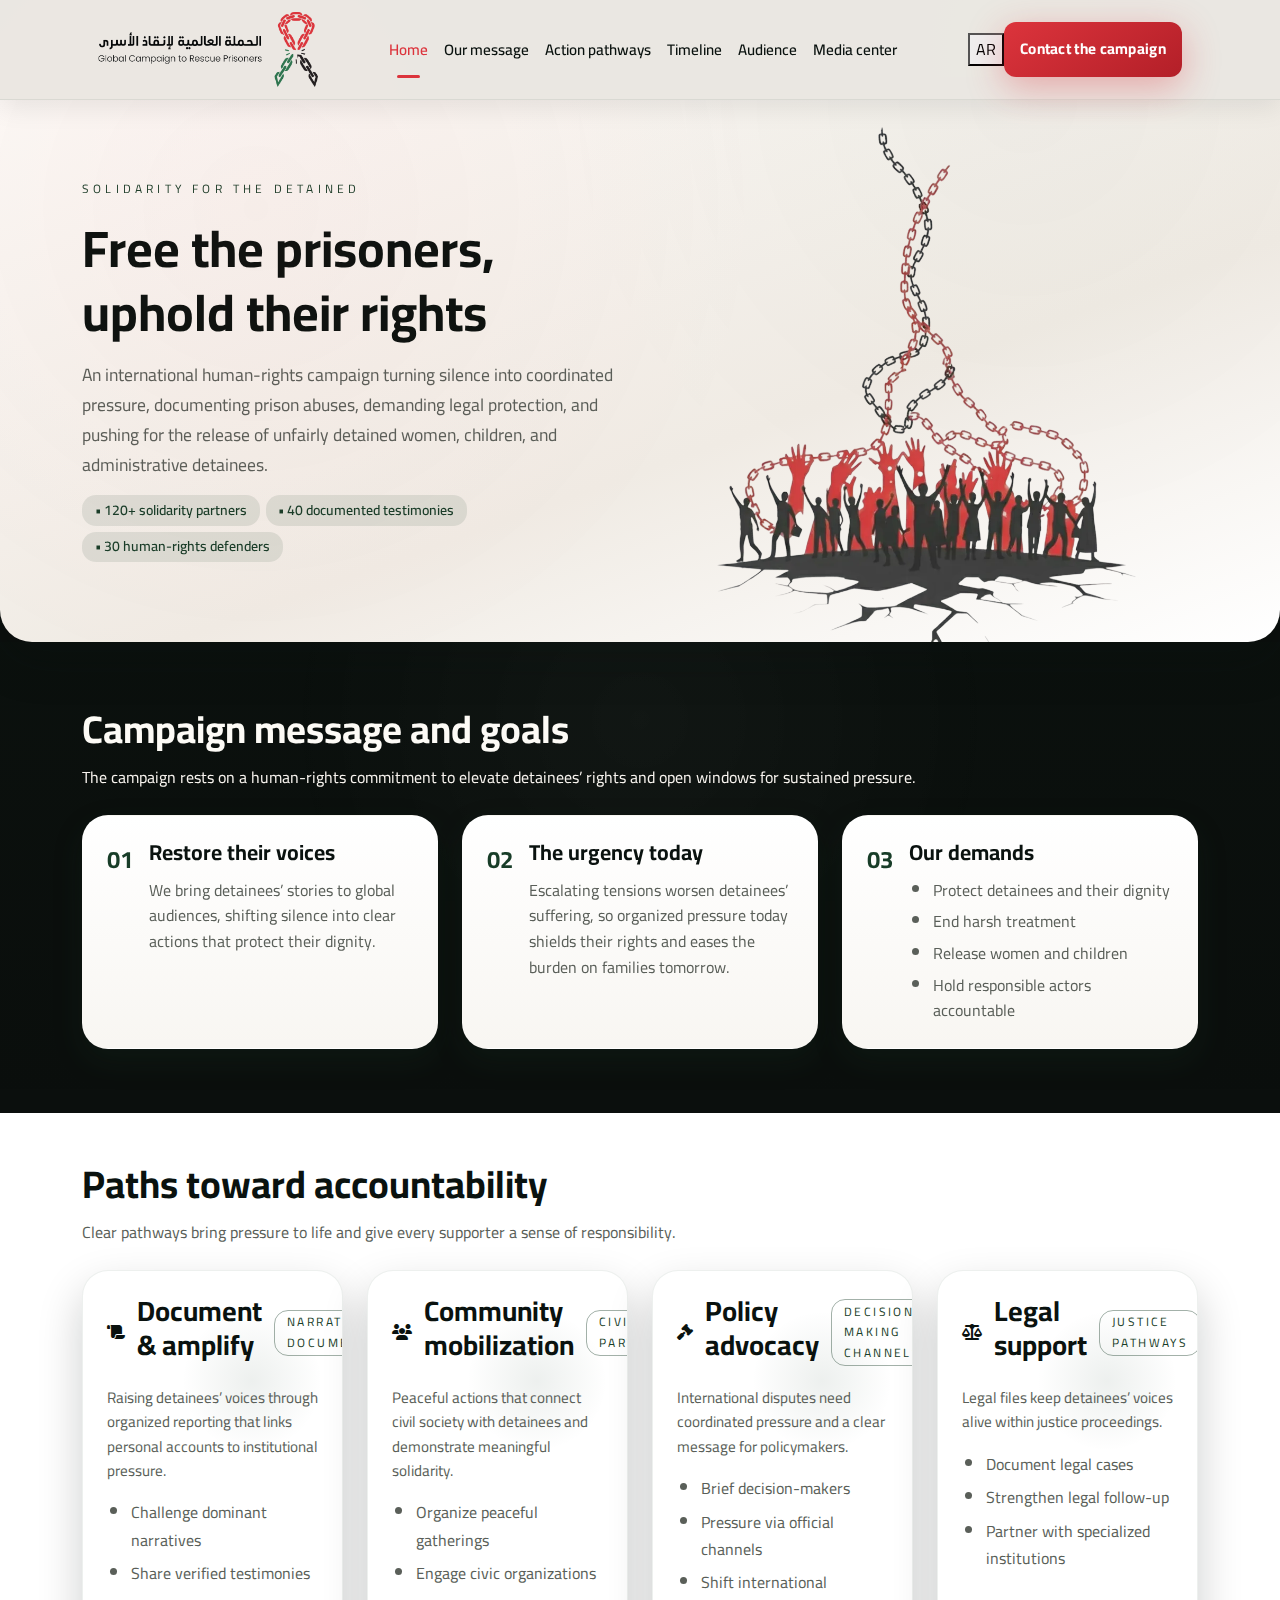
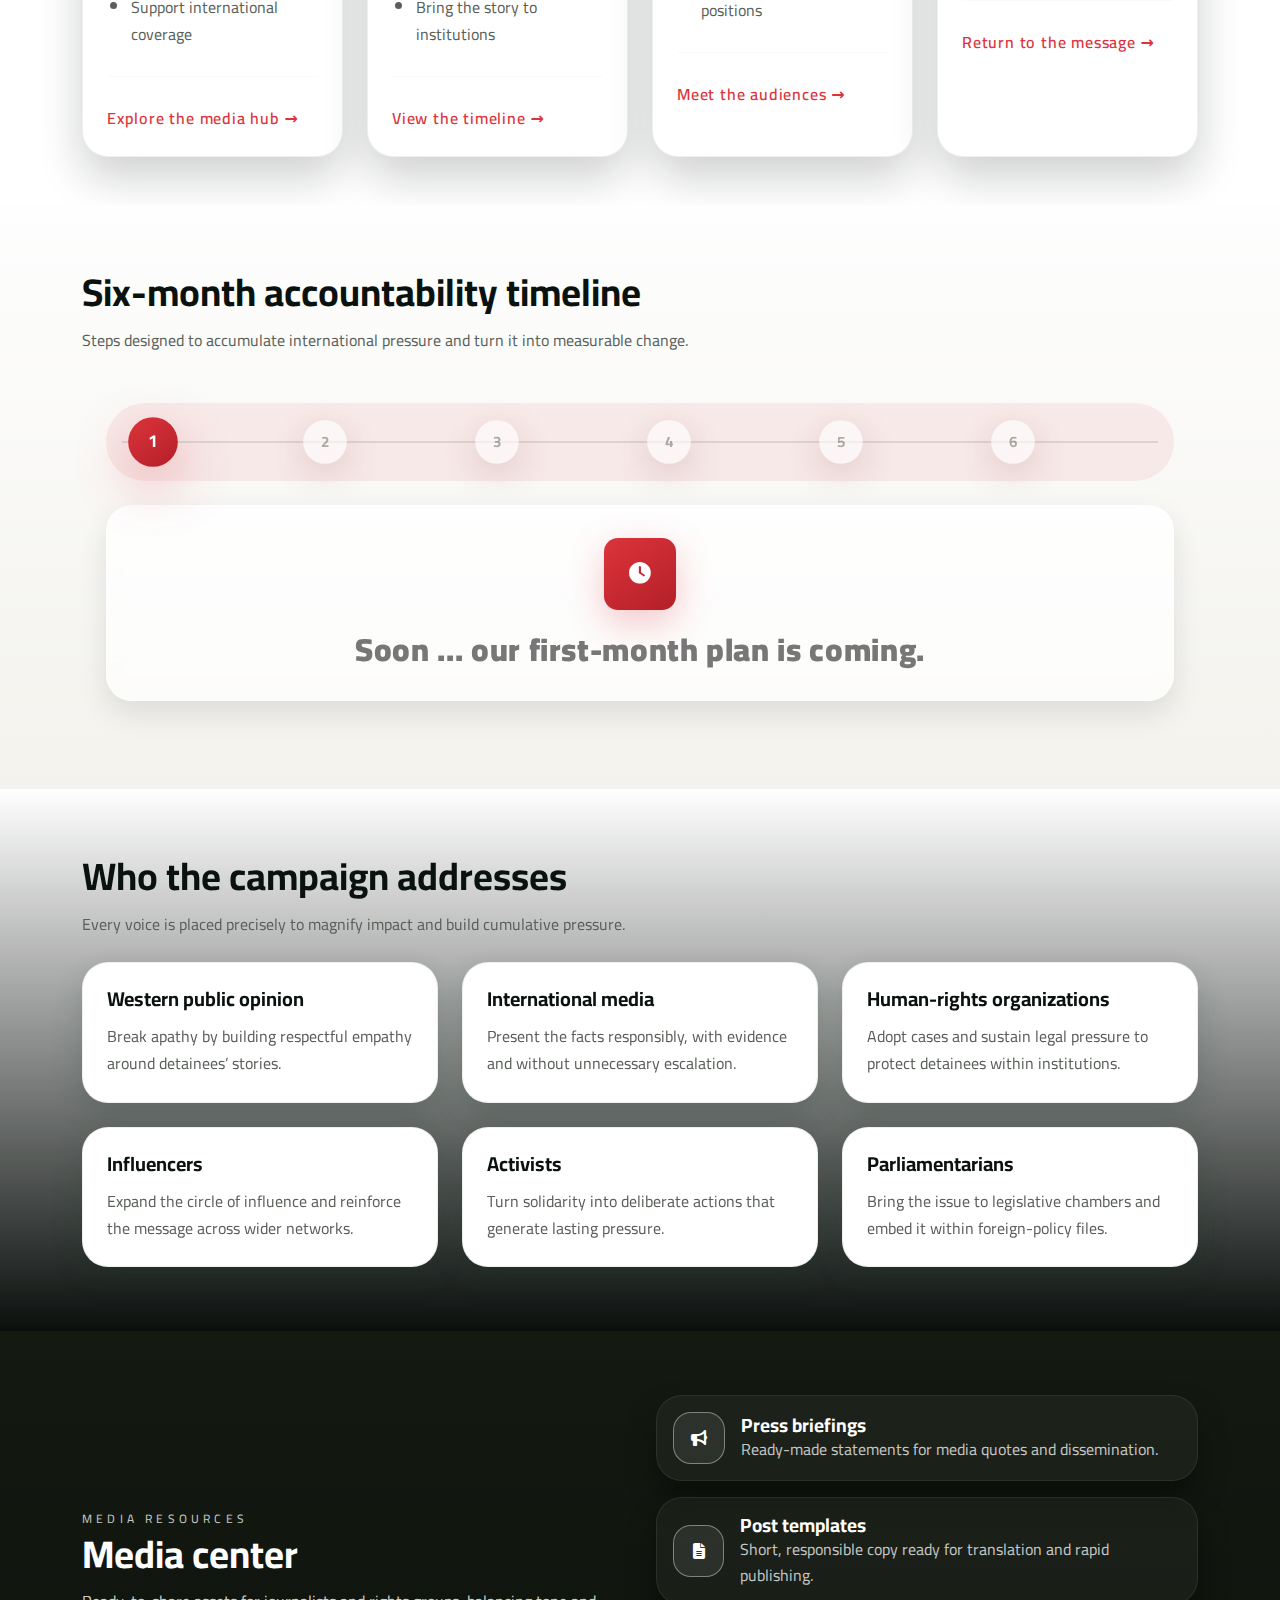
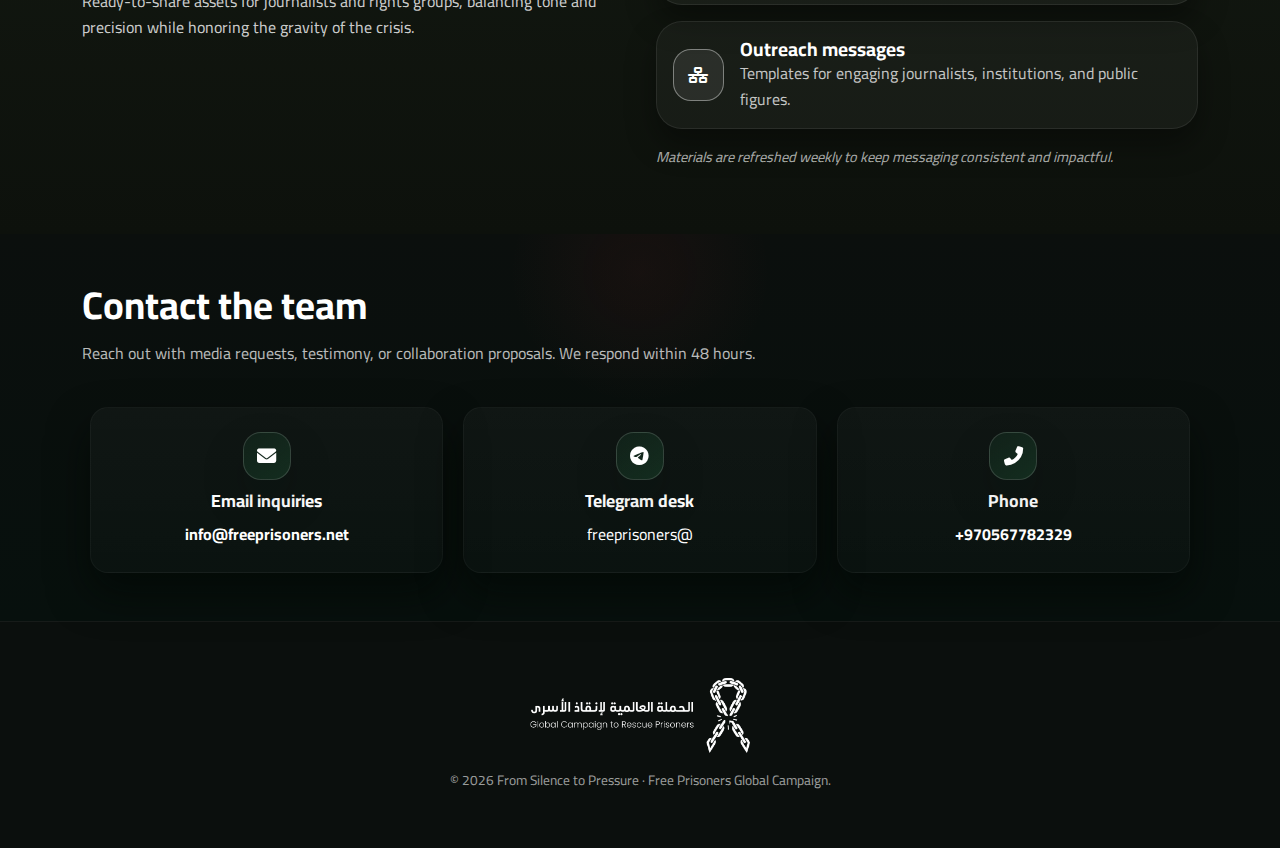
<file: index.html>
﻿<!DOCTYPE html>
<html lang="en" dir="ltr">

<head>
  <meta charset="UTF-8" />
  <meta name="viewport" content="width=device-width, initial-scale=1" />
  <meta http-equiv="X-UA-Compatible" content="IE=edge" />

  <!-- =========================
       Primary SEO
  ========================== -->
  <title>Free Prisoners Global Campaign | Rights for All</title>
  <meta name="description"
    content="A global human-rights coalition demanding the release of unjustly detained people and accountability for unlawful detention practices." />
  <meta name="robots" content="index, follow" />
  <meta name="theme-color" content="#0b0f0d" />

  <!-- =========================
       Canonical (UPDATE)
  ========================== -->
  <!-- TODO: ضع رابط الموقع الحقيقي -->
  <link rel="canonical" href="https://example.org/" />

  <!-- =========================
       Open Graph (Facebook / WhatsApp / LinkedIn)
  ========================== -->
  <meta property="og:site_name" content="Free Prisoners Global Campaign" />
  <meta property="og:type" content="website" />
  <!-- TODO: ضع رابط الموقع الحقيقي -->
  <meta property="og:url" content="https://example.org/" />
  <meta property="og:title" content="Free Prisoners Global Campaign | Rights for All" />
  <meta property="og:description"
    content="A global human-rights coalition demanding the release of unjustly detained people and accountability for unlawful detention practices." />
  <!-- OG Image (UPDATE PATH + SIZE) -->
  <!-- يفضّل 1200×630 -->
  <meta property="og:image" content="assets/img/og-cover.jpg" />
  <meta property="og:image:secure_url" content="assets/img/og-cover.jpg" />
  <meta property="og:image:width" content="1200" />
  <meta property="og:image:height" content="630" />
  <meta property="og:image:alt" content="From Silence to Pressure - Free Prisoners Global Campaign" />
  <meta property="og:locale" content="en_US" />

  <!-- =========================
       Twitter Card
  ========================== -->
  <meta name="twitter:card" content="summary_large_image" />
  <meta name="twitter:title" content="Free Prisoners Global Campaign | Rights for All" />
  <meta name="twitter:description"
    content="A global human-rights coalition demanding the release of unjustly detained people and accountability for unlawful detention practices." />
  <meta name="twitter:image" content="assets/img/og-cover.jpg" />
  <meta name="twitter:image:alt" content="From Silence to Pressure - Free Prisoners Global Campaign" />

  <!-- =========================
       Fonts + CSS
  ========================== -->
  <link rel="preconnect" href="https://fonts.googleapis.com" />
  <link rel="preconnect" href="https://fonts.gstatic.com" crossorigin />
  <link href="https://fonts.googleapis.com/css2?family=Cairo:wght@400;600;700&family=Tajawal:wght@500&display=swap"
    rel="stylesheet" />

  <link rel="stylesheet" href="assets/css/bootstrap.min.css" />
  <link rel="stylesheet" href="assets/css/all.min.css" />
  <link rel="stylesheet" href="assets/css/style.css?v=<?php echo filemtime('assets/css/style.css'); ?>" />


  <!-- =========================
       Structured Data (JSON-LD) (UPDATE URL + LOGO)
  ========================== -->
  <script type="application/ld+json">
  {
    "@context": "https://schema.org",
    "@type": "WebSite",
    "name": "Free Prisoners Global Campaign",
    "description": "A global human-rights coalition demanding the release of unjustly detained people and accountability for unlawful detention practices.",
    "inLanguage": "en",
    "url": "https://example.org/",
    "publisher": {
      "@type": "Organization",
      "name": "Free Prisoners Global Campaign",
      "logo": {
        "@type": "ImageObject",
        "url": "https://example.org/assets/img/logo.png"
      }
    }
  }
  </script>

  <!-- Landing-only tweaks (small, non-destructive) -->
  <style>
    /* Keep it scoped to landing to avoid harming other pages if later reused */
    .landing-nav a[href^="#"] {
      cursor: pointer;
    }

    .landing-share-btn {
      white-space: nowrap;
    }

    @media (max-width: 768px) {
      .nav-links {
        justify-content: flex-start;
      }
    }
  </style>
</head>

<body>
  <a class="skip-link" data-i18n="header.skipLink" href="#main-content">Skip to main content</a>

  <header class="main-header">
    <div class="container">
      <div class="header-inner header-inner--landing">
        <div class="brand">
          <a href="#home" data-i18n-aria="header.brandLabel"
            aria-label="Go to the Free Prisoners Global Campaign homepage">
            <img src="./assets/img/logo.png" data-i18n-alt="header.brandLogoAlt"
              alt="Free Prisoners Global Campaign logo" width="220">
          </a>
        </div>

        <!-- Desktop nav -->
        <nav aria-label="Primary navigation" class="landing-nav landing-nav--desktop" data-i18n-aria="header.navAria">
          <ul class="nav-links">
            <li><a href="#home" class="active" data-i18n="nav.home">Home</a></li>
            <li><a href="#message" data-i18n="nav.message">Our message</a></li>
            <li><a href="#paths" data-i18n="nav.paths">Action pathways</a></li>
            <li><a href="#timeline" data-i18n="nav.timeline">Timeline</a></li>
            <li><a href="#audience" data-i18n="nav.audience">Audience</a></li>
            <li><a href="#media" data-i18n="nav.media">Media center</a></li>
          </ul>
        </nav>

        <div class="nav-actions nav-actions--desktop">
          <button class="lang-toggle" type="button" data-lang-toggle aria-label="Switch to Arabic">AR</button>

          <a class="btn btn-primary landing-share-btn" href="#contact" id="contactBtn"
            data-i18n="header.navActionContact">
            Contact the campaign
          </a>
        </div>

        <!-- Mobile controls -->
        <div class="nav-actions nav-actions--mobile">
          <button class="btn btn-outline-light btn-sm lang-toggle me-2" type="button" data-lang-toggle
            aria-label="Switch to Arabic">
            AR
          </button>
          <a class="btn btn-primary landing-share-btn" href="#contact" id="contactBtnMobile">
            <i class="fa-solid fa-headset"></i>
          </a>

          <button class="nav-toggle" type="button" id="navToggle" data-i18n-aria="header.navToggle"
            aria-label="Open navigation menu" aria-controls="mobileMenu" aria-expanded="false">
            <span class="nav-toggle__bars" aria-hidden="true"></span>
          </button>
        </div>
      </div>
    </div>

    <!-- Mobile menu overlay -->
    <div class="mobile-menu" id="mobileMenu" aria-hidden="true">
      <div class="mobile-menu__backdrop" data-close="true"></div>

      <aside class="mobile-menu__panel" role="dialog" aria-modal="true" aria-label="Mobile navigation"
        data-i18n-aria="mobile.menuLabel">
        <div class="mobile-menu__header">
          <img src="./assets/img/logo.png" data-i18n-alt="header.brandLogoAlt" alt="Free Prisoners Global Campaign logo"
            width="170">
          <button class="mobile-menu__close" type="button" data-close="true" data-i18n-aria="mobile.closeMenu"
            aria-label="Close navigation menu">
            <i class="fas fa-times"></i>
          </button>
        </div>

        <nav class="mobile-menu__nav" aria-label="Mobile navigation links" data-i18n-aria="mobile.navAria">
          <a href="#home" class="mobile-menu__link" data-i18n="nav.home">Home</a>
          <a href="#message" class="mobile-menu__link" data-i18n="nav.message">Our message</a>
          <a href="#paths" class="mobile-menu__link" data-i18n="nav.paths">Action pathways</a>
          <a href="#timeline" class="mobile-menu__link" data-i18n="nav.timeline">Timeline</a>
          <a href="#audience" class="mobile-menu__link" data-i18n="nav.audience">Audience</a>
          <a href="#media" class="mobile-menu__link" data-i18n="nav.media">Media center</a>
        </nav>

        <div class="mobile-menu__footer">
          <button class="btn btn-primary w-100" type="button" id="copyLinkBtnMobile2" data-i18n="mobile.copyButton">
            Copy page link
          </button>
          <p class="mobile-menu__hint" data-i18n="mobile.hint">Share this page to keep the campaign call for justice
            visible across your networks.</p>
        </div>
      </aside>
    </div>
  </header>


  <main id="main-content">
    <section class="hero" id="home">
      <div class="container">
        <div class="hero-grid">
          <div class="hero-text">
            <p class="section-kicker" data-i18n="hero.kicker">Solidarity for the detained</p>
            <h1 data-i18n="hero.title">Free the prisoners, uphold their rights</h1>
            <p class="hero-subtitle" data-i18n="hero.subtitle">
              An international human-rights campaign turning silence into coordinated pressure, documenting prison
              abuses,
              demanding legal protection, and pushing for the release of unfairly detained women, children, and
              administrative detainees.
            </p>

            <!-- CTA buttons removed (Landing) -->
            <div class="trust-indicators">
              <span data-i18n="hero.trust1">• 120+ solidarity partners</span>
              <span data-i18n="hero.trust2">• 40 documented testimonies</span>
              <span data-i18n="hero.trust3">• 30 human-rights defenders</span>
            </div>
          </div>

          <div class="hero-visual" aria-hidden="true">
            <img src="assets/img/hero.png" data-i18n-alt="hero.imageAlt"
              alt="Symbolic illustration: world map with broken chain links" />
            <!-- IMAGE: خطوط خافتة لخريطة العالم وسلسلة مكسورة على خلفية سوداء غير مروعة -->
          </div>
        </div>
      </div>
    </section>

    <section class="campaign-core" id="message">
      <div class="container">
        <div class="section-title">
          <h2 data-i18n="campaign.title">Campaign message and goals</h2>
          <p data-i18n="campaign.description">The campaign rests on a human-rights commitment to elevate detainees’
            rights and open windows for sustained pressure.</p>
        </div>

        <div class="editorial-grid">
          <article class="editorial-block">
            <span class="editorial-number">01</span>
            <div class="editorial-content">
              <h3 data-i18n="campaign.block1.title">Restore their voices</h3>
              <p data-i18n="campaign.block1.description">
                We bring detainees’ stories to global audiences, shifting silence into clear actions that protect their
                dignity.
              </p>
            </div>
          </article>

          <article class="editorial-block">
            <span class="editorial-number">02</span>
            <div class="editorial-content">
              <h3 data-i18n="campaign.block2.title">The urgency today</h3>
              <p data-i18n="campaign.block2.description">
                Escalating tensions worsen detainees’ suffering, so organized pressure today shields their rights and
                eases the burden on families tomorrow.
              </p>
            </div>
          </article>

          <article class="editorial-block">
            <span class="editorial-number">03</span>
            <div class="editorial-content">
              <h3 data-i18n="campaign.block3.title">Our demands</h3>
              <ul>
                <li data-i18n="campaign.block3.list1">Protect detainees and their dignity</li>
                <li data-i18n="campaign.block3.list2">End harsh treatment</li>
                <li data-i18n="campaign.block3.list3">Release women and children</li>
                <li data-i18n="campaign.block3.list4">Hold responsible actors accountable</li>
              </ul>
            </div>
          </article>
        </div>
      </div>
    </section>

    <section class="action-paths" id="paths">
      <div class="container">
        <div class="section-title">
          <h2 data-i18n="paths.title">Paths toward accountability</h2>
          <p data-i18n="paths.description">Clear pathways bring pressure to life and give every supporter a sense of
            responsibility.</p>
        </div>

        <div class="path-list">
          <article class="path-block">
            <header class="path-block__header">
              <span class="path-icon"><i class="fas fa-scroll"></i></span>
              <h3 data-i18n="paths.item1.title">Document & amplify</h3>
              <span class="path-pill" data-i18n="paths.item1.pill">Narrative documentation</span>
            </header>
            <p class="path-summary" data-i18n="paths.item1.summary">
              Raising detainees’ voices through organized reporting that links personal accounts to institutional
              pressure.
            </p>
            <ul>
              <li data-i18n="paths.item1.list1">Challenge dominant narratives</li>
              <li data-i18n="paths.item1.list2">Share verified testimonies</li>
              <li data-i18n="paths.item1.list3">Support international coverage</li>
            </ul>
            <hr />
            <!-- One-page: scroll to Media -->
            <a class="path-link" href="#media" data-i18n="paths.item1.link">Explore the media hub →</a>
          </article>

          <article class="path-block">
            <header class="path-block__header">
              <span class="path-icon"><i class="fas fa-users"></i></span>
              <h3 data-i18n="paths.item2.title">Community mobilization</h3>
              <span class="path-pill" data-i18n="paths.item2.pill">Civic partnerships</span>
            </header>
            <p class="path-summary" data-i18n="paths.item2.summary">
              Peaceful actions that connect civil society with detainees and demonstrate meaningful solidarity.
            </p>
            <ul>
              <li data-i18n="paths.item2.list1">Organize peaceful gatherings</li>
              <li data-i18n="paths.item2.list2">Engage civic organizations</li>
              <li data-i18n="paths.item2.list3">Bring the story to institutions</li>
            </ul>
            <hr />
            <a class="path-link" href="#timeline" data-i18n="paths.item2.link">View the timeline →</a>
          </article>

          <article class="path-block">
            <header class="path-block__header">
              <span class="path-icon"><i class="fas fa-gavel"></i></span>
              <h3 data-i18n="paths.item3.title">Policy advocacy</h3>
              <span class="path-pill" data-i18n="paths.item3.pill">Decision-making channels</span>
            </header>
            <p class="path-summary" data-i18n="paths.item3.summary">
              International disputes need coordinated pressure and a clear message for policymakers.
            </p>
            <ul>
              <li data-i18n="paths.item3.list1">Brief decision-makers</li>
              <li data-i18n="paths.item3.list2">Pressure via official channels</li>
              <li data-i18n="paths.item3.list3">Shift international positions</li>
            </ul>
            <hr />
            <a class="path-link" href="#audience" data-i18n="paths.item3.link">Meet the audiences →</a>
          </article>

          <article class="path-block">
            <header class="path-block__header">
              <span class="path-icon"><i class="fas fa-balance-scale"></i></span>
              <h3 data-i18n="paths.item4.title">Legal support</h3>
              <span class="path-pill" data-i18n="paths.item4.pill">Justice pathways</span>
            </header>
            <p class="path-summary" data-i18n="paths.item4.summary">
              Legal files keep detainees’ voices alive within justice proceedings.
            </p>
            <ul>
              <li data-i18n="paths.item4.list1">Document legal cases</li>
              <li data-i18n="paths.item4.list2">Strengthen legal follow-up</li>
              <li data-i18n="paths.item4.list3">Partner with specialized institutions</li>
            </ul>
            <hr />
            <a class="path-link" href="#message" data-i18n="paths.item4.link">Return to the message →</a>
          </article>
        </div>
      </div>
    </section>

    <section class="timeline-section" id="timeline">
      <div class="container">
        <div class="section-title">
          <h2 data-i18n="timeline.title">Six-month accountability timeline</h2>
          <p data-i18n="timeline.description">Steps designed to accumulate international pressure and turn it into
            measurable change.</p>
        </div>

        <div class="timeline-preview">
          <div class="timeline-track" aria-hidden="true">
            <span class="timeline-dot active" data-step="1">1</span>
            <span class="timeline-dot disabled" data-step="2">2</span>
            <span class="timeline-dot disabled" data-step="3">3</span>
            <span class="timeline-dot disabled" data-step="4">4</span>
            <span class="timeline-dot disabled" data-step="5">5</span>
            <span class="timeline-dot disabled" data-step="6">6</span>
          </div>

          <div class="timeline-steps">
            <article class="timeline-step" data-step="1">
              <div class="timeline-note message" role="status" aria-live="polite">
                <span class="timeline-note-icon"><i class="fas fa-clock"></i></span>
                <div class="timeline-note-body">
                  <p class="note-title" data-i18n="timeline.note">Soon ... our first-month plan is coming.</p>
                </div>
              </div>
            </article>
            <!-- <article class="timeline-step backend-hidden" data-step="2">
              <p class="timeline-label">كفى سادية وإجراماً</p>
            </article>
            <article class="timeline-step backend-hidden" data-step="3">
              <p class="timeline-label">يا أحرار العالم تحركوا</p>
            </article>
            <article class="timeline-step backend-hidden" data-step="4">
              <p class="timeline-label">أوقفوا اختطاف النساء والأطفال</p>
            </article>
            <article class="timeline-step backend-hidden" data-step="5">
              <p class="timeline-label">أوقفوا العزل الانفرادي</p>
            </article>
            <article class="timeline-step backend-hidden" data-step="6">
              <p class="timeline-label">لن نخذل الأسرى</p>
            </article> -->
          </div>
        </div>
      </div>
    </section>

    <section class="target-audience" id="audience">
      <div class="container">
        <div class="section-title">
          <h2 data-i18n="audience.title">Who the campaign addresses</h2>
          <p data-i18n="audience.description">Every voice is placed precisely to magnify impact and build cumulative
            pressure.</p>
        </div>

        <div class="audience-grid">
          <article>
            <h3 data-i18n="audience.person1.title">Western public opinion</h3>
            <p data-i18n="audience.person1.description">Break apathy by building respectful empathy around detainees’
              stories.</p>
          </article>
          <article>
            <h3 data-i18n="audience.person2.title">International media</h3>
            <p data-i18n="audience.person2.description">Present the facts responsibly, with evidence and without
              unnecessary escalation.</p>
          </article>
          <article>
            <h3 data-i18n="audience.person3.title">Human-rights organizations</h3>
            <p data-i18n="audience.person3.description">Adopt cases and sustain legal pressure to protect detainees
              within institutions.</p>
          </article>
          <article>
            <h3 data-i18n="audience.person4.title">Influencers</h3>
            <p data-i18n="audience.person4.description">Expand the circle of influence and reinforce the message across
              wider networks.</p>
          </article>
          <article>
            <h3 data-i18n="audience.person5.title">Activists</h3>
            <p data-i18n="audience.person5.description">Turn solidarity into deliberate actions that generate lasting
              pressure.</p>
          </article>
          <article>
            <h3 data-i18n="audience.person6.title">Parliamentarians</h3>
            <p data-i18n="audience.person6.description">Bring the issue to legislative chambers and embed it within
              foreign-policy files.</p>
          </article>
        </div>
      </div>
    </section>

    <section class="media-center" id="media">
      <div class="container">
        <div class="media-grid">
          <div class="media-intro">
            <p class="section-kicker" data-i18n="media.kicker">Media resources</p>
            <h2 data-i18n="media.title">Media center</h2>
            <p data-i18n="media.description">
              Ready-to-share assets for journalists and rights groups, balancing tone and precision while honoring the
              gravity of the crisis.
            </p>
          </div>

          <div class="media-assets">
            <article class="media-asset">
              <span class="media-icon"><i class="fas fa-bullhorn"></i></span>
              <div>
                <h3 data-i18n="media.asset1.title">Press briefings</h3>
                <p data-i18n="media.asset1.description">Ready-made statements for media quotes and dissemination.</p>
              </div>
            </article>
            <article class="media-asset">
              <span class="media-icon"><i class="fas fa-file-alt"></i></span>
              <div>
                <h3 data-i18n="media.asset2.title">Post templates</h3>
                <p data-i18n="media.asset2.description">Short, responsible copy ready for translation and rapid
                  publishing.</p>
              </div>
            </article>
            <article class="media-asset">
              <span class="media-icon"><i class="fas fa-network-wired"></i></span>
              <div>
                <h3 data-i18n="media.asset3.title">Outreach messages</h3>
                <p data-i18n="media.asset3.description">Templates for engaging journalists, institutions, and public
                  figures.</p>
              </div>
            </article>
            <p class="media-note" data-i18n="media.note">
              Materials are refreshed weekly to keep messaging consistent and impactful.
            </p>
          </div>
        </div>
      </div>
    </section>

    <!-- Toast for Copy Link -->
    <div class="toast-container">
      <div id="copy-toast" class="toast align-items-center text-bg-success border-0" role="alert" aria-live="assertive"
        aria-atomic="true">
        <div class="d-flex">
          <div class="toast-body" data-i18n="toast.message">Link copied to clipboard.</div>
          <button type="button" class="btn-close btn-close-white me-2 m-auto" data-bs-dismiss="toast"
            data-i18n-aria="toast.closeLabel" aria-label="Close"></button>
        </div>
      </div>
    </div>
  </main>
  <section class="contact-section" id="contact">
    <div class="container">
      <div class="section-title">
        <h2 data-i18n="contact.title">Contact the team</h2>
        <p data-i18n="contact.description">Reach out with media requests, testimony, or collaboration proposals. We
          respond within 48 hours.</p>
      </div>

      <div class="contact-grid">
        <div class="contact-card">
          <span class="icon-badge contact-icon"><i class="fas fa-envelope"></i></span>
          <h3 data-i18n="contact.card1.title">Email inquiries</h3>
          <p><a href="mailto:info@freeprisoners.net">info@freeprisoners.net</a></p>
        </div>

        <div class="contact-card">
          <span class="icon-badge contact-icon"><i class="fab fa-telegram-plane"></i></span>
          <h3 data-i18n="contact.card2.title">Telegram desk</h3>
          <a href="#" rel="noopener noreferrer"> freeprisoners@</a>
        </div>

        <div class="contact-card">
          <span class="icon-badge contact-icon"><i class="fas fa-phone-alt"></i></span>
          <h3 data-i18n="contact.card3.title">Phone</h3>
          <p><a href="tel:+970567782329">+970567782329</a></p>
        </div>
      </div>
    </div>
  </section>

  <footer class="site-footer">
    <div class="container">
      <div style="display:flex;flex-direction:column;align-items:center;gap:16px;padding-block:24px;">
        <img src="./assets/img/logo w.png" data-i18n-alt="header.brandLogoAlt" alt="Free Prisoners Global Campaign logo"
          width="220" />
        <p class="footer-note" style="margin:0;" data-i18n="footer.note">
          © 2026 From Silence to Pressure · Free Prisoners Global Campaign.
        </p>
      </div>
    </div>
  </footer>

  <script src="assets/js/bootstrap.bundle.min.js" defer></script>

  <!-- Minimal JS: copy link only -->
  <script defer>
    (() => {
      const SITE_URL = window.location.href.split('#')[0]; // copies current page URL without hash
      const btn = document.getElementById('copyLinkBtn');
      const toastEl = document.getElementById('copy-toast');

      const showToast = () => {
        if (!toastEl || !window.bootstrap) return;
        const t = bootstrap.Toast.getOrCreateInstance(toastEl, { delay: 1800 });
        t.show();
      };

      const copyText = async (text) => {
        try {
          if (navigator.clipboard && window.isSecureContext) {
            await navigator.clipboard.writeText(text);
            return true;
          }
        } catch (_) { /* ignore */ }

        // Fallback
        const ta = document.createElement('textarea');
        ta.value = text;
        ta.setAttribute('readonly', '');
        ta.style.position = 'fixed';
        ta.style.top = '-1000px';
        ta.style.opacity = '0';
        document.body.appendChild(ta);
        ta.select();
        const ok = document.execCommand('copy');
        document.body.removeChild(ta);
        return ok;
      };

      btn?.addEventListener('click', async () => {
        const ok = await copyText(SITE_URL);
        if (ok) showToast();
      });

      // Optional: highlight active nav link on scroll (no heavy logic)
      const links = document.querySelectorAll('.landing-nav a[href^="#"]');
      const sections = Array.from(links)
        .map(a => document.querySelector(a.getAttribute('href')))
        .filter(Boolean);

      const setActive = () => {
        const y = window.scrollY + 120;
        let current = sections[0]?.id || 'home';

        for (const s of sections) {
          if (s.offsetTop <= y) current = s.id;
        }

        links.forEach(a => {
          const target = (a.getAttribute('href') || '').slice(1);
          a.classList.toggle('active', target === current);
        });
      };

      window.addEventListener('scroll', () => window.requestAnimationFrame(setActive), { passive: true });
      setActive();
    })();
  </script>
  <script defer>
    (() => {
      const menu = document.getElementById('mobileMenu');
      const toggle = document.getElementById('navToggle');
      const closeTargets = menu?.querySelectorAll('[data-close="true"]') || [];
      const menuLinks = menu?.querySelectorAll('a[href^="#"]') || [];

      const setExpanded = (isOpen) => {
        toggle?.setAttribute('aria-expanded', String(isOpen));
        menu?.setAttribute('aria-hidden', String(!isOpen));
        document.body.classList.toggle('is-menu-open', isOpen);
        menu?.classList.toggle('is-open', isOpen);
      };

      const openMenu = () => setExpanded(true);
      const closeMenu = () => setExpanded(false);

      toggle?.addEventListener('click', () => {
        const isOpen = menu?.classList.contains('is-open');
        isOpen ? closeMenu() : openMenu();
      });

      closeTargets.forEach(el => el.addEventListener('click', closeMenu));
      menuLinks.forEach(a => a.addEventListener('click', closeMenu));

      document.addEventListener('keydown', (e) => {
        if (e.key === 'Escape' && menu?.classList.contains('is-open')) closeMenu();
      });

      // ===== Copy link buttons (desktop + mobile)
      const copyButtons = [
        document.getElementById('copyLinkBtn'),
        document.getElementById('copyLinkBtnMobile'),
        document.getElementById('copyLinkBtnMobile2'),
      ].filter(Boolean);

      const toastEl = document.getElementById('copy-toast');

      const showToast = () => {
        if (!toastEl || !window.bootstrap) return;
        const t = bootstrap.Toast.getOrCreateInstance(toastEl, { delay: 1800 });
        t.show();
      };

      const copyText = async (text) => {
        try {
          if (navigator.clipboard && window.isSecureContext) {
            await navigator.clipboard.writeText(text);
            return true;
          }
        } catch (_) { }
        const ta = document.createElement('textarea');
        ta.value = text;
        ta.setAttribute('readonly', '');
        ta.style.position = 'fixed';
        ta.style.top = '-1000px';
        ta.style.opacity = '0';
        document.body.appendChild(ta);
        ta.select();
        const ok = document.execCommand('copy');
        document.body.removeChild(ta);
        return ok;
      };

      copyButtons.forEach(btn => btn.addEventListener('click', async () => {
        const url = window.location.href.split('#')[0];
        const ok = await copyText(url);
        if (ok) showToast();
      }));
    })();
    const updateLangToggleButtons = (lang) => {
      const labelKey = lang === 'en' ? 'switchToArabic' : 'switchToEnglish';
      const langData = I18N[lang];
      const label = langData?.langToggle?.[labelKey];

      // keep it minimal and clear
      const buttonText = lang === 'en' ? 'AR' : 'EN';

      langToggleButtons.forEach((button) => {
        button.textContent = buttonText;
        if (label) button.setAttribute('aria-label', label);
      });
    };

  </script>

  <script defer>
    (() => {
      const LANG_KEY = 'site_lang';
      const DEFAULT_LANG = 'en';
      const I18N = {
        en: {
          meta: {
            title: "Free Prisoners Global Campaign | Rights for All",
            description: "A global human-rights coalition demanding the release of unjustly detained people and accountability for unlawful detention practices.",
            ogTitle: "Free Prisoners Global Campaign | Rights for All",
            ogDescription: "A global human-rights coalition demanding the release of unjustly detained people and accountability for unlawful detention practices.",
            ogSiteName: "Free Prisoners Global Campaign",
            ogLocale: "en_US",
            ogImageAlt: "From Silence to Pressure - Free Prisoners Global Campaign",
            twitterTitle: "Free Prisoners Global Campaign | Rights for All",
            twitterDescription: "A global human-rights coalition demanding the release of unjustly detained people and accountability for unlawful detention practices.",
            twitterImageAlt: "From Silence to Pressure - Free Prisoners Global Campaign",
            jsonLd: {
              name: "Free Prisoners Global Campaign",
              description: "A global human-rights coalition demanding the release of unjustly detained people and accountability for unlawful detention practices.",
              inLanguage: "en"
            }
          },
          header: {
            skipLink: "Skip to main content",
            brandLabel: "Go to the Free Prisoners Global Campaign homepage",
            brandLogoAlt: "Free Prisoners Global Campaign logo",
            navAria: "Primary navigation",
            navActionContact: "Contact the campaign",
            navToggle: "Open navigation menu"
          },
          nav: {
            home: "Home",
            message: "Our message",
            paths: "Action pathways",
            timeline: "Timeline",
            audience: "Audience",
            media: "Media center"
          },
          mobile: {
            menuLabel: "Mobile navigation",
            closeMenu: "Close navigation menu",
            navAria: "Mobile navigation links",
            copyButton: "Copy page link",
            hint: "Share this page to keep the campaign call for justice visible across your networks."
          },
          hero: {
            kicker: "Solidarity for the detained",
            title: "Free the prisoners, uphold their rights",
            subtitle: "An international human-rights campaign turning silence into coordinated pressure, documenting prison abuses, demanding legal protection, and pushing for the release of unfairly detained women, children, and administrative detainees.",
            trust1: "• 120+ solidarity partners",
            trust2: "• 40 documented testimonies",
            trust3: "• 30 human-rights defenders",
            imageAlt: "Symbolic illustration: world map with broken chain links"
          },
          campaign: {
            title: "Campaign message and goals",
            description: "The campaign rests on a human-rights commitment to elevate detainees’ rights and open windows for sustained pressure.",
            block1: {
              title: "Restore their voices",
              description: "We bring detainees’ stories to global audiences, shifting silence into clear actions that protect their dignity."
            },
            block2: {
              title: "The urgency today",
              description: "Escalating tensions worsen detainees’ suffering, so organized pressure today shields their rights and eases the burden on families tomorrow."
            },
            block3: {
              title: "Our demands",
              list1: "Protect detainees and their dignity",
              list2: "End harsh treatment",
              list3: "Release women and children",
              list4: "Hold responsible actors accountable"
            }
          },
          paths: {
            title: "Paths toward accountability",
            description: "Clear pathways bring pressure to life and give every supporter a sense of responsibility.",
            item1: {
              title: "Document & amplify",
              pill: "Narrative documentation",
              summary: "Raising detainees’ voices through organized reporting that links personal accounts to institutional pressure.",
              list1: "Challenge dominant narratives",
              list2: "Share verified testimonies",
              list3: "Support international coverage",
              link: "Explore the media hub →"
            },
            item2: {
              title: "Community mobilization",
              pill: "Civic partnerships",
              summary: "Peaceful actions that connect civil society with detainees and demonstrate meaningful solidarity.",
              list1: "Organize peaceful gatherings",
              list2: "Engage civic organizations",
              list3: "Bring the story to institutions",
              link: "View the timeline →"
            },
            item3: {
              title: "Policy advocacy",
              pill: "Decision-making channels",
              summary: "International disputes need coordinated pressure and a clear message for policymakers.",
              list1: "Brief decision-makers",
              list2: "Pressure via official channels",
              list3: "Shift international positions",
              link: "Meet the audiences →"
            },
            item4: {
              title: "Legal support",
              pill: "Justice pathways",
              summary: "Legal files keep detainees’ voices alive within justice proceedings.",
              list1: "Document legal cases",
              list2: "Strengthen legal follow-up",
              list3: "Partner with specialized institutions",
              link: "Return to the message →"
            }
          },
          timeline: {
            title: "Six-month accountability timeline",
            description: "Steps designed to accumulate international pressure and turn it into measurable change.",
            note: "Soon ... our first-month plan is coming."
          },
          audience: {
            title: "Who the campaign addresses",
            description: "Every voice is placed precisely to magnify impact and build cumulative pressure.",
            person1: {
              title: "Western public opinion",
              description: "Break apathy by building respectful empathy around detainees’ stories."
            },
            person2: {
              title: "International media",
              description: "Present the facts responsibly, with evidence and without unnecessary escalation."
            },
            person3: {
              title: "Human-rights organizations",
              description: "Adopt cases and sustain legal pressure to protect detainees within institutions."
            },
            person4: {
              title: "Influencers",
              description: "Expand the circle of influence and reinforce the message across wider networks."
            },
            person5: {
              title: "Activists",
              description: "Turn solidarity into deliberate actions that generate lasting pressure."
            },
            person6: {
              title: "Parliamentarians",
              description: "Bring the issue to legislative chambers and embed it within foreign-policy files."
            }
          },
          media: {
            kicker: "Media resources",
            title: "Media center",
            description: "Ready-to-share assets for journalists and rights groups, balancing tone and precision while honoring the gravity of the crisis.",
            asset1: {
              title: "Press briefings",
              description: "Ready-made statements for media quotes and dissemination."
            },
            asset2: {
              title: "Post templates",
              description: "Short, responsible copy ready for translation and rapid publishing."
            },
            asset3: {
              title: "Outreach messages",
              description: "Templates for engaging journalists, institutions, and public figures."
            },
            note: "Materials are refreshed weekly to keep messaging consistent and impactful."
          },
          toast: {
            message: "Link copied to clipboard.",
            closeLabel: "Close"
          },
          contact: {
            title: "Contact the team",
            description: "Reach out with media requests, testimony, or collaboration proposals. We respond within 48 hours.",
            card1: "Email inquiries",
            card2: "Telegram desk",
            card3: "Phone"
          },
          footer: {
            note: "© 2026 From Silence to Pressure · Free Prisoners Global Campaign."
          },
          langToggle: {
            switchToArabic: "Switch to Arabic",
            switchToEnglish: "Switch to English"
          }
        },
        ar: {
          meta: {
            title: "الحملة العالمية لإنقاذ الأسرى | من الصمت إلى الضغط",
            description: "حملة إعلامية إنسانية عالمية لتحويل الصمت إلى ضغط منظم يحمي الحقوق ويرفع قضية الأسرى إلى واجهة الرأي العام الدولي.",
            ogTitle: "الحملة العالمية لإنقاذ الأسرى | من الصمت إلى الضغط",
            ogDescription: "حملة إعلامية إنسانية عالمية لتحويل الصمت إلى ضغط منظم يحمي الحقوق ويرفع قضية الأسرى إلى واجهة الرأي العام الدولي.",
            ogSiteName: "الحملة العالمية لإنقاذ الأسرى",
            ogLocale: "ar_AR",
            ogImageAlt: "من الصمت إلى الضغط - الحملة العالمية لإنقاذ الأسرى",
            twitterTitle: "الحملة العالمية لإنقاذ الأسرى | من الصمت إلى الضغط",
            twitterDescription: "حملة إعلامية إنسانية عالمية لتحويل الصمت إلى ضغط منظم يحمي الحقوق ويرفع قضية الأسرى إلى واجهة الرأي العام الدولي.",
            twitterImageAlt: "من الصمت إلى الضغط - الحملة العالمية لإنقاذ الأسرى",
            jsonLd: {
              name: "الحملة العالمية لإنقاذ الأسرى",
              description: "حملة إعلامية إنسانية عالمية لتحويل الصمت إلى ضغط منظم يحمي الحقوق ويرفع قضية الأسرى إلى واجهة الرأي العام الدولي.",
              inLanguage: "ar"
            }
          },
          header: {
            skipLink: "تخطي إلى المحتوى",
            brandLabel: "العودة إلى بداية الصفحة",
            brandLogoAlt: "شعار الحملة",
            navAria: "أقسام الصفحة",
            navActionContact: "تواصل معنا",
            navToggle: "فتح القائمة"
          },
          nav: {
            home: "الرئيسية",
            message: "الرسالة",
            paths: "المسارات",
            timeline: "الخطة",
            audience: "الفئات",
            media: "مركز الإعلام"
          },
          mobile: {
            menuLabel: "قائمة التنقل",
            closeMenu: "إغلاق القائمة",
            navAria: "أقسام الصفحة (موبايل)",
            copyButton: "نسخ رابط الصفحة",
            hint: "انسخ الرابط وشاركه على واتساب أو فيسبوك أو تويتر."
          },
          hero: {
            kicker: "من الصمت إلى الضغط",
            title: "الحملة العالمية لإنقاذ الأسرى",
            subtitle: "حملة إعلامية إنسانية عالمية تهدف إلى نقل قضية الأسرى من دائرة الصمت إلى مساحة الضغط الدولي الفعّال، عبر كشف واقع السجون والانتهاكات، والمطالبة بحماية الحقوق، وتحسين ظروف الاعتقال وفق القانون الدولي، والعمل من أجل الإفراج عن النساء والأطفال والمعتقلين الإداريين، ودعم مسار المساءلة.",
            trust1: "• صوت الأسرى",
            trust2: "• توثيق مسؤول",
            trust3: "• ضغط دولي فعّال",
            imageAlt: "صورة رمزية: خريطة العالم وسلسلة مكسورة بشكل رمزي"
          },
          campaign: {
            title: "الرسالة والأهداف",
            description: "مضمون الحملة ينبض بالتزام إنساني لرفع راية الحقوق وفتح نوافذ الضغط.",
            block1: {
              title: "رسالة الحملة",
              description: "نعيد للأسرى وجههم أمام المجتمعات ونحوّل الصمت الدولي إلى مطالب واضحة تحمي كرامتهم وتعيد لهم وجودهم في الخطاب الإنساني العالمي."
            },
            block2: {
              title: "لماذا الآن",
              description: "التوتر المتصاعد خارج الحدود يضاعف معاناة الأسرى، لذا لا ننتظر الأمل أن ينبع من الصمت؛ الضغط المنظم اليوم يحمي حقوقهم وغداً يخفف عن ذويهم."
            },
            block3: {
              title: "ما الذي نطالب به",
              list1: "حماية الأسرى وكرامتهم",
              list2: "وقف الممارسات القاسية",
              list3: "الإفراج عن النساء والأطفال",
              list4: "محاسبة المسؤولين"
            }
          },
          paths: {
            title: "كيف يمكنك أن تُحدث أثراً",
            description: "مسارات واضحة تقرّب الضغط من الواقع وتمنحك خارطة مسؤولية.",
            item1: {
              title: "إعلامياً",
              pill: "توثيق الرواية",
              summary: "رفع صوت الأسرى عبر تقارير منظمة يربط بين السرد الإنساني والضغط المؤسسي.",
              list1: "كسر الرواية السائدة",
              list2: "نشر القصص الموثقة",
              list3: "دعم التغطية الدولية",
              link: "اذهب إلى مركز الإعلام →"
            },
            item2: {
              title: "ميدانياً",
              pill: "تعبئة الفضاء المدني",
              summary: "فعاليات سلمية تربط المجتمع المدني بأسرى اليوم وتؤكد التضامن الفاعل.",
              list1: "تنظيم فعاليات سلمية",
              list2: "إشراك المجتمع المدني",
              list3: "إيصال الصوت للمؤسسات",
              link: "اطّلع على الخطة →"
            },
            item3: {
              title: "سياسياً",
              pill: "قنوات القرار",
              summary: "النزاعات الدولية تحتاج ضغطاً منظماً ورسالة واضحة لصناع القرار.",
              list1: "مخاطبة صناع القرار",
              list2: "الضغط عبر القنوات الرسمية",
              list3: "تحريك المواقف الدولية",
              link: "تعرّف على الفئات →"
            },
            item4: {
              title: "قانونياً",
              pill: "مسار العدالة",
              summary: "دعم الملفات الحقوقية ليبقى صمت المعتقلين في مرافعات العدالة.",
              list1: "دعم الملفات الحقوقية",
              list2: "تمكين المسار القانوني",
              list3: "إشراك المؤسسات المختصة",
              link: "ارجع للرسالة →"
            }
          },
          timeline: {
            title: "خطة عمل تمتد لستة أشهر",
            description: "خطوات مصممة لتراكم الضغط الدولي وتحويله إلى تغيير ملموس.",
            note: "قريباً ... انتظرونا في خطة الشهر الأول"
          },
          audience: {
            title: "لمن نخاطب هذا العالم",
            description: "الحملة تضع كل صوت في المكان المناسب لتكبير الأثر وتراكم الضغط.",
            person1: {
              title: "الرأي العام الغربي",
              description: "كسر اللامبالاة وبناء التعاطف من خلال سرد إنساني محترم."
            },
            person2: {
              title: "الإعلام الدولي",
              description: "نقل الحقيقة بمسؤولية وعرض الأدلة دون تصعيد غير ضروري."
            },
            person3: {
              title: "المنظمات الحقوقية",
              description: "تبني الملفات والضغط القانوني لحماية الأسرى داخل المؤسسات."
            },
            person4: {
              title: "المؤثرون",
              description: "توسيع دائرة التأثير وتأكيد الرسالة ضمن شبكات أوسع."
            },
            person5: {
              title: "النشطاء",
              description: "تحويل التضامن إلى فعل مدروس يصنع ضغطاً متراكمًا."
            },
            person6: {
              title: "البرلمانيون",
              description: "نقل القضية للمؤسسات التشريعية وتثبيتها في ملفات السياسة الخارجية."
            }
          },
          media: {
            kicker: "مواد جاهزة",
            title: "مركز الإعلام",
            description: "مجموعة من الملفات والمواد التي تخاطب المؤسسات الإعلامية والحقوقية بلهجة واضحة وتحترم عمق الأزمة. الرسائل متوازنة، دقيقة، وقابلة للنشر.",
            asset1: {
              title: "حزمة بيانات صحفية",
              description: "صياغات جاهزة للاقتباس والمشاركة مع وسائل الإعلام."
            },
            asset2: {
              title: "قوالب منشورات",
              description: "نصوص قصيرة ومسؤولة قابلة للترجمة والنشر السريع."
            },
            asset3: {
              title: "رسائل تواصل",
              description: "نماذج تواصل مع صحفيين ومؤسسات وشخصيات عامة."
            },
            note: "يتم تحديث المواد وفق دورة أسبوعية لضمان الاتساق والأثر."
          },
          toast: {
            message: "تم نسخ رابط الصفحة.",
            closeLabel: "أغلق"
          },
          contact: {
            title: "تواصل معنا",
            description: "لأي استفسار أو تعاون تواصلوا معنا عبر القنوات التالية. نرد بسرعة ومهنية.",
            card1: "البريد الإلكتروني",
            card2: "تلغرام",
            card3: "هاتف"
          },
          footer: {
            note: "© 2026 من الصمت إلى الضغط · الحملة العالمية لإنقاذ الأسرى."
          },
          langToggle: {
            switchToArabic: "التبديل إلى العربية",
            switchToEnglish: "التبديل إلى الإنجليزية"
          }
        }
      };

      const htmlEl = document.documentElement;
      let currentLang = DEFAULT_LANG;
      let langToggleButtons = [];

      const translationSets = [
        { dataAttr: 'i18n', setter: (el, value) => { el.textContent = value; } },
        { dataAttr: 'i18nAlt', setter: (el, value) => el.setAttribute('alt', value) },
        { dataAttr: 'i18nAria', setter: (el, value) => el.setAttribute('aria-label', value) },
      ];

      const getStoredLanguage = () => {
        const stored = localStorage.getItem(LANG_KEY);
        return stored && I18N[stored] ? stored : DEFAULT_LANG;
      };

      const resolveValue = (lang, key) => {
        const parts = (key || '').split('.');
        return parts.reduce((value, part) => (value && value[part] !== undefined ? value[part] : undefined), I18N[lang]);
      };

      const setMetaValue = (selector, attr, value) => {
        if (!value) return;
        const el = document.querySelector(selector);
        if (el) el.setAttribute(attr, value);
      };

      const updateMetaTags = (meta) => {
        if (!meta) return;
        if (meta.title) document.title = meta.title;
        setMetaValue('meta[name=\"description\"]', 'content', meta.description);
        setMetaValue('meta[property=\"og:title\"]', 'content', meta.ogTitle);
        setMetaValue('meta[property=\"og:description\"]', 'content', meta.ogDescription);
        setMetaValue('meta[property=\"og:site_name\"]', 'content', meta.ogSiteName);
        setMetaValue('meta[property=\"og:locale\"]', 'content', meta.ogLocale);
        setMetaValue('meta[property=\"og:image:alt\"]', 'content', meta.ogImageAlt);
        setMetaValue('meta[name=\"twitter:title\"]', 'content', meta.twitterTitle);
        setMetaValue('meta[name=\"twitter:description\"]', 'content', meta.twitterDescription);
        setMetaValue('meta[name=\"twitter:image:alt\"]', 'content', meta.twitterImageAlt);
      };

      const updateJsonLd = (meta) => {
        if (!meta || !meta.jsonLd) return;
        const scriptEl = document.querySelector('script[type=\"application/ld+json\"]');
        if (!scriptEl) return;
        try {
          const data = JSON.parse(scriptEl.textContent);
          data.name = meta.jsonLd.name || data.name;
          data.description = meta.jsonLd.description || data.description;
          data.inLanguage = meta.jsonLd.inLanguage || data.inLanguage;
          scriptEl.textContent = JSON.stringify(data, null, 2);
        } catch (_) {
          // ignore parse errors
        }
      };

      const updateLangToggleButtons = (lang) => {
        const labelKey = lang === 'en' ? 'switchToArabic' : 'switchToEnglish';
        const langData = I18N[lang];
        const label = langData && langData.langToggle && langData.langToggle[labelKey];
        const buttonText = lang === 'en' ? 'AR' : 'EN';
        langToggleButtons.forEach((button) => {
          button.textContent = buttonText;
          if (label) button.setAttribute('aria-label', label);
        });
      };

      const applyTranslations = (lang) => {
        translationSets.forEach(({ dataAttr, setter }) => {
          document.querySelectorAll(`[data-${dataAttr}]`).forEach((el) => {
            const key = el.dataset[dataAttr];
            const value = resolveValue(lang, key);
            if (value) setter(el, value);
          });
        });
        const langData = I18N[lang];
        const meta = langData && langData.meta;
        if (meta) {
          updateMetaTags(meta);
          updateJsonLd(meta);
        }
        htmlEl.lang = lang;
        htmlEl.dir = lang === 'ar' ? 'rtl' : 'ltr';
        updateLangToggleButtons(lang);
      };

      const setLanguage = (lang, persist = true) => {
        if (!I18N[lang]) return;
        currentLang = lang;
        if (persist) {
          try {
            localStorage.setItem(LANG_KEY, lang);
          } catch (_) { }
        }
        applyTranslations(lang);
      };

      document.addEventListener('DOMContentLoaded', () => {
        langToggleButtons = Array.from(document.querySelectorAll('[data-lang-toggle]'));
        const storedLang = getStoredLanguage();
        setLanguage(storedLang, false);
        langToggleButtons.forEach((button) => {
          button.addEventListener('click', () => {
            const nextLang = currentLang === 'en' ? 'ar' : 'en';
            setLanguage(nextLang);
          });
        });
      });
    })();
  </script>

</body>

</html>
</file>
<file: assets/css/style.css>
:root {
  --brand-red: #dc343c;
  --brand-forest: #183d28;
  --brand-ink: #0a120f;
  --brand-cream: #f7f3ee;
  --brand-sand: #fdfbf6;
  --brand-muted: #5a5f59;
  --brand-border: rgba(24, 61, 40, 0.14);
  --radius-xl: 32px;
  --radius-lg: 26px;
  --radius-sm: 14px;
  --space-1: 6px;
  --space-2: 12px;
  --space-3: 16px;
  --space-4: 24px;
  --space-5: 32px;
  --space-6: 48px;
  --space-7: 64px;
  --shadow-soft: 0 20px 45px rgba(10, 15, 13, 0.2);
  --shadow-card: 0 12px 30px rgba(24, 61, 40, 0.2);
  --shadow-glow: 0 10px 36px rgba(220, 52, 60, 0.35);
  --panel-gradient: linear-gradient(175deg, rgba(24, 61, 40, 0.06), rgba(255, 255, 255, 0.8));
  --texture-soft: radial-gradient(circle at 20% 20%, rgba(220, 52, 60, 0.08), transparent 45%),
    radial-gradient(circle at 80% 0%, rgba(24, 61, 40, 0.05), transparent 40%);
}

*,
*::before,
*::after {
  box-sizing: border-box;
}

@font-face {
  font-family: "cairo";
  src: url(../fonts/Cairo-Regular.ttf) format("truetype");
  font-weight: normal;
  font-style: normal;

}

@font-face {
  font-family: "cairo-medium";
  src: url(../fonts/Cairo-Medium.ttf) format("truetype");
  font-weight: 500;
  font-style: normal;
}

@font-face {
  font-family: "cairo-semibold";
  src: url(../fonts/Cairo-SemiBold.ttf) format("truetype");
  font-weight: 600;
  font-style: normal;
}

@font-face {
  font-family: "cairo-bold";
  src: url(../fonts/Cairo-Bold.ttf) format("truetype");
  font-weight: bold;
  font-style: normal;
}

@font-face {
  font-family: "barada";
  src: url(../fonts/barada-reqa.ttf) format("truetype");
}

body {
  margin: 0;
  background: #0b0f0d;
  color: var(--brand-ink);
  font-family: "cairo", system-ui, -apple-system, BlinkMacSystemFont, "Segoe UI", sans-serif;
  line-height: 1.7;
  text-rendering: optimizeLegibility;
  min-height: 100vh;
}

body::before {
  content: "";
  position: fixed;
  inset: 0;
  background-image:
    radial-gradient(circle at 15% 20%, rgba(220, 52, 60, 0.22), transparent 35%),
    radial-gradient(circle at 80% 5%, rgba(24, 61, 40, 0.3), transparent 30%),
    radial-gradient(circle at 50% 80%, rgba(255, 255, 255, 0.08), transparent 40%);
  opacity: 0.4;
  pointer-events: none;
  z-index: -1;
}

a {
  color: inherit;
  text-decoration: none;
}

:focus-visible {
  outline: 2px solid var(--brand-forest);
  outline-offset: 3px;
}

.skip-link {
  position: absolute;
  inset-inline-end: 0;
  inset-block-start: 0;
  margin: var(--space-2);
  padding: var(--space-2) var(--space-3);
  background: var(--brand-ink);
  color: #fff;
  border-radius: var(--radius-sm);
  transform: translateY(-150%);
  transition: transform 0.25s ease;
  z-index: 1000;
}

.skip-link:focus {
  transform: translateY(0);
}

h1,
h2,
h3,
h4,
h5,
h6,
strong {
  font-family: "cairo-bold"
}

main {
  width: 100%;
}

/* .container {
  width: min(100% - var(--space-4), 1200px);
  margin-inline: auto;
  padding-inline: var(--space-4);
  position: relative;
} */

section {
  padding-block: var(--space-7);
  position: relative;
}

.section-title {
  margin-bottom: var(--space-4);
  text-align: start;
}

.section-kicker {
  text-transform: uppercase;
  letter-spacing: 0.35em;
  font-size: 0.75rem;
  color: var(--brand-forest);
  margin: 0;
}

.section-title h2 {
  font-size: clamp(2rem, 3vw, 2.6rem);
  margin-block-end: var(--space-2);
  color: var(--brand-ink);
}

.section-title p {
  margin: 0;
  color: var(--brand-muted);
  font-size: 1rem;
}

.section-divider {
  width: min(70%, 360px);
  height: 1px;
  margin: 0 auto var(--space-4);
  background: linear-gradient(90deg, transparent, var(--brand-forest), transparent);
  position: relative;
}

.section-divider::after {
  content: "";
  position: absolute;
  inset-inline: calc(50% - 6px);
  top: -5px;
  width: 12px;
  height: 12px;
  border-radius: 50%;
  background: var(--brand-red);
  box-shadow: 0 0 12px rgba(220, 52, 60, 0.8);
}

.main-header {
  background: rgba(247, 243, 238, 0.95);
  padding-block: var(--space-2);
  position: sticky;
  top: 0;
  z-index: 10;
  box-shadow: 0 8px 24px rgba(0, 0, 0, 0.08);
  border-bottom: 1px solid rgba(24, 61, 40, 0.08);
}

.header-inner {
  display: flex;
  align-items: center;
  justify-content: space-between;
  gap: var(--space-5);
  padding-inline: var(--space-3);
}

.brand img {
  display: block;
  width: 220px;
  height: auto;
}

.nav-links {
  list-style: none;
  display: flex;
  gap: var(--space-3);
  margin: 0;
  padding: 0;
}

.nav-links li {
  margin: 0;
}

.nav-links a {
  padding: var(--space-2) 0;
  font-weight: 600;
  font-size: 0.95rem;
  position: relative;
  color: var(--brand-ink);
  transition: color 0.2s ease;
}

.nav-links a:hover {
  color: var(--brand-red);
}

.nav-links a.active {
  color: var(--brand-red);
}

.nav-links a.active::after {
  content: "";
  position: absolute;
  inset-inline: 20%;
  inset-block-end: -2px;
  height: 3px;
  border-radius: var(--radius-sm);
  background: var(--brand-red);
}

/* 
.nav-links a.active::before {
  content: "";
  position: absolute;
  inset-block-end: 6px;
  left: 50%;
  transform: translateX(-50%);
  width: 8px;
  height: 8px;
  border-radius: 50%;
  background: var(--brand-red);
  box-shadow: 0 0 8px rgba(220, 52, 60, 0.7);
} */

.nav-actions {
  display: flex;
  align-items: center;
}

.btn {
  display: inline-flex;
  align-items: center;
  justify-content: center;
  border-radius: var(--radius-pill);
  padding: 0.85rem 1.85rem;
  font-weight: 700;
  letter-spacing: 0.02em;
  font-size: 0.95rem;
  border: none;
  transition: transform 0.2s ease, box-shadow 0.2s ease;
  cursor: pointer;
}

.btn-primary {
  background: linear-gradient(145deg, var(--brand-red), #b31f28);
  color: #fff;
  box-shadow: var(--shadow-glow);
}

.btn-primary:hover {
  transform: translateY(-2px);
}

.btn-outline {
  border: 1px solid rgba(24, 61, 40, 0.45);
  color: var(--brand-ink);
  background: transparent;
}

.btn-outline:hover {
  border-color: var(--brand-forest);
  color: var(--brand-forest);
}

.btn-outline--light {
  border-color: rgba(255, 255, 255, 0.6);
  color: #fff;
}

/* =========================
   Mobile Header / Drawer
   ========================= */

.header-inner--landing {
  position: relative;
}

/* mobile actions hidden on desktop */
.nav-actions--mobile {
  display: none;
  align-items: center;
  gap: var(--space-2);
}

/* hamburger button */
.nav-toggle {
  width: 46px;
  height: 46px;
  border-radius: 12px;
  border: 1px solid rgba(24, 61, 40, 0.18);
  background: rgba(255, 255, 255, 0.8);
  box-shadow: 0 10px 20px rgba(0, 0, 0, 0.08);
  display: inline-flex;
  align-items: center;
  justify-content: center;
  cursor: pointer;
  transition: transform .15s ease, box-shadow .15s ease;
}

.nav-toggle:hover {
  transform: translateY(-1px);
}

.nav-toggle__bars {
  width: 22px;
  height: 2px;
  background: var(--brand-ink);
  border-radius: 2px;
  position: relative;
}

.nav-toggle__bars::before,
.nav-toggle__bars::after {
  content: "";
  position: absolute;
  inset-inline: 0;
  height: 2px;
  background: var(--brand-ink);
  border-radius: 2px;
}

.nav-toggle__bars::before {
  top: -7px;
}

.nav-toggle__bars::after {
  top: 7px;
}

/* Drawer container */
.mobile-menu {
  position: fixed;
  inset: 0;
  z-index: 9999;
  display: none;
}

.mobile-menu.is-open {
  display: block;
}

.mobile-menu__backdrop {
  position: absolute;
  inset: 0;
  background: rgba(10, 18, 15, 0.55);
  backdrop-filter: blur(6px);
}

.mobile-menu__panel {
  position: absolute;
  top: 0;
  inset-inline-end: 0;
  height: 100%;
  width: min(92vw, 380px);
  background: linear-gradient(180deg, #fff, #f8f6f2);
  box-shadow: -20px 0 60px rgba(0, 0, 0, 0.25);
  border-inline-start: 1px solid rgba(24, 61, 40, 0.12);
  transform: translateX(110%);
  transition: transform 0.22s ease;
  display: flex;
  flex-direction: column;
}

.mobile-menu.is-open .mobile-menu__panel {
  transform: translateX(0);
}

.mobile-menu__header {
  display: flex;
  align-items: center;
  justify-content: space-between;
  gap: var(--space-2);
  padding: var(--space-4);
  border-bottom: 1px solid rgba(24, 61, 40, 0.1);
}

.mobile-menu__close {
  width: 42px;
  height: 42px;
  border-radius: 14px;
  border: 1px solid rgba(24, 61, 40, 0.18);
  background: #fff;
  cursor: pointer;
  display: inline-flex;
  align-items: center;
  justify-content: center;
}

.mobile-menu__nav {
  padding: var(--space-3) var(--space-4);
  display: flex;
  flex-direction: column;
  gap: 8px;
}

.mobile-menu__link {
  padding: 12px 14px;
  border-radius: 14px;
  font-weight: 800;
  color: var(--brand-ink);
  border: 1px solid rgba(24, 61, 40, 0.10);
  background: rgba(255, 255, 255, 0.8);
  transition: transform .12s ease, border-color .12s ease;
}

.mobile-menu__link:hover {
  transform: translateY(-1px);
  border-color: rgba(220, 52, 60, 0.25);
}

.mobile-menu__footer {
  margin-top: auto;
  padding: var(--space-4);
  border-top: 1px solid rgba(24, 61, 40, 0.1);
  background: rgba(247, 243, 238, 0.7);
}

.mobile-menu__hint {
  margin: 10px 0 0;
  font-size: 0.9rem;
  color: var(--brand-muted);
  line-height: 1.6;
}

.landing-share-btn {
  border-radius: 12px;
  padding: 16px !important;
}

/* Scroll lock */
body.is-menu-open {
  overflow: hidden;
}

/* Responsive behavior */
@media (max-width: 1024px) {

  .landing-nav--desktop,
  .nav-actions--desktop {
    display: none;
  }

  .nav-actions--mobile {
    display: inline-flex;
  }

  .brand img {
    width: 190px;
  }

  .header-inner {
    align-items: center;
  }
}

@media (max-width: 768px) {
  .brand img {
    width: 140px;
  }



  .landing-share-btn {
    padding: 0.7rem 1.1rem;
    font-size: 0.8rem;
  }

  .header-inner {
    padding: 0;
  }
}

.hero {
  background: linear-gradient(160deg, #fcfaf7, #f0ebe4 60%, #fff 100%);
  position: relative;
  border-radius: 0 0 var(--radius-xl) var(--radius-xl);
  padding: 0;
  overflow: hidden;
  box-shadow: var(--shadow-soft);
}

.hero::after {
  content: "";
  position: absolute;
  inset: 0;
  background: var(--texture-soft);
  opacity: 0.5;
  pointer-events: none;
}

.hero-grid {
  display: grid;
  grid-template-columns: repeat(auto-fit, minmax(320px, 1fr));
  gap: var(--space-5);
  align-items: center;
  position: relative;
}

.hero-text {
  display: flex;
  flex-direction: column;
  gap: var(--space-3);
}

.hero-text h1 {
  font-size: clamp(2.6rem, 4vw, 3.6rem);
  margin: 0;
  line-height: 1.25;
  color: var(--brand-ink);
}

.hero-subtitle {
  margin: 0;
  color: var(--brand-muted);
  font-size: 1.1rem;
  max-width: 640px;
}

.hero-actions {
  display: flex;
  gap: var(--space-3);
  flex-wrap: wrap;
}

.hero-visual {
  /* border-radius: var(--radius-lg); */
  overflow: hidden;
  /* min-height: 360px; */
  /* background: radial-gradient(circle at top, rgba(220, 52, 60, 0.15), rgba(255, 255, 255, 0.3)),
    rgba(244, 242, 237, 0.9);
  box-shadow: var(--shadow-card); */
  position: relative;
}

.hero-visual img {
  width: 100%;
  height: 100%;
  object-fit: cover;
  display: block;
  /* filter: saturate(0.7); */
}

.hero-media-tag {
  position: absolute;
  inset-inline-start: var(--space-3);
  inset-block-start: var(--space-3);
  background: rgba(24, 61, 40, 0.85);
  color: #fff;
  padding: 0.4rem 1rem;
  border-radius: var(--radius-sm);
  font-weight: 600;
  font-size: 0.85rem;
  text-decoration: none;
}

.hero-visual .section-visual {
  position: absolute;
  inset-inline: var(--space-3);
  inset-block: 40% auto auto;
  transform: translateY(8%);
}

.trust-indicators {
  display: flex;
  gap: var(--space-1);
  flex-wrap: wrap;
  font-size: 14px;
  font-weight: 600;
  color: var(--brand-forest);

}

.trust-indicators span {
  padding: 0.2rem 0.8rem;
  background: rgba(24, 61, 40, 0.1);
  border-radius: var(--radius-sm);

}

.campaign-core,
.action-paths,
.timeline-section,
.target-audience,
.media-center,
.final-cta {
  background: #fff;
}

.campaign-core {
  background: linear-gradient(180deg, rgba(24, 61, 40, 0.04), rgba(255, 255, 255, 0));
  padding-top: var(--space-7);
}

.campaign-core .section-title h2 {
  color: var(--brand-sand);
}

.campaign-core .section-title p {
  color: var(--brand-cream);
}

.editorial-grid {
  display: grid;
  grid-template-columns: repeat(auto-fit, minmax(280px, 1fr));
  gap: var(--space-4);
}

.editorial-block {
  background: linear-gradient(180deg, #fff, #f8f6f2);
  border-radius: var(--radius-lg);
  padding: var(--space-4);
  box-shadow: var(--shadow-card);
  display: flex;
  gap: var(--space-3);
  border: 1px solid transparent;
}

.editorial-block::after {
  content: "";
  position: absolute;
  pointer-events: none;
}

.editorial-number {
  font-size: 1.5rem;
  font-weight: 700;
  color: var(--brand-forest);
  display: block;
}

.editorial-content h3 {
  margin: 0 0 var(--space-2) 0;
  font-size: 1.35rem;
  color: var(--brand-ink);
}

.editorial-content p,
.editorial-content li {
  color: var(--brand-muted);
  line-height: 1.6;
}

.editorial-content ul {
  margin: var(--space-2) 0 0 0;
  padding-inline-start: var(--space-4);
  display: flex;
  flex-direction: column;
  gap: var(--space-1);
}

.action-paths {
  padding-block: var(--space-6);
}

.path-list {
  display: grid;
  grid-template-columns: repeat(auto-fit, minmax(220px, 1fr));
  gap: var(--space-4);
}

.path-block {
  background: #fff;
  border-radius: var(--radius-lg);
  padding: var(--space-4);
  box-shadow: var(--shadow-soft);
  border: 1px solid rgba(24, 61, 40, 0.08);
  display: flex;
  flex-direction: column;
  gap: var(--space-3);
  position: relative;
  overflow: hidden;
}

.path-block::after {
  content: "";
  position: absolute;
  inset-inline-end: 0;
  inset-block: 20px;
  width: 180px;
  height: 180px;
  background: radial-gradient(circle, rgba(24, 61, 40, 0.08), transparent 55%);
  z-index: 0;
  pointer-events: none;
}

.path-block__header {
  display: flex;
  align-items: center;
  gap: var(--space-2);
  position: relative;
  z-index: 1;
}

.icon-badge,
.path-pill {
  z-index: 1;
}

.path-pill {
  font-size: 0.75rem;
  letter-spacing: 0.2em;
  text-transform: uppercase;
  padding: 0.1rem 0.75rem;
  border-radius: var(--radius-sm);
  border: 1px solid rgba(24, 61, 40, 0.4);
  color: var(--brand-forest);
}

.path-summary {
  margin: 0;
  color: var(--brand-muted);
  font-size: 0.95rem;
  line-height: 1.6;
  position: relative;
  z-index: 1;
}

.path-block ul {
  margin: 0;
  padding-inline-start: var(--space-4);
  display: flex;
  flex-direction: column;
  gap: 0.4rem;
  color: var(--brand-muted);
  position: relative;
  z-index: 1;
}

.path-block hr {
  border: none;
  border-block-end: 1px solid rgba(24, 61, 40, 0.1);
  margin: var(--space-2) 0;
  position: relative;
  z-index: 1;
}

.path-link {
  align-self: flex-start;
  font-weight: 600;
  color: var(--brand-red);
  letter-spacing: 0.05em;
  z-index: 1;
}

.timeline-section {
  background: linear-gradient(180deg, #fefefe, #f3f2ed);
}

.timeline-preview {
  display: grid;
  grid-template-rows: auto auto;
  gap: var(--space-4);
  align-items: start;
  padding: var(--space-4);
  /* background: linear-gradient(180deg, rgba(255, 255, 255, 0.02), rgba(24, 61, 40, 0.02)); */
  border-radius: 18px;
}

.timeline-track {
  display: grid;
  grid-template-columns: repeat(6, minmax(0, 1fr));
  align-items: center;
  gap: var(--space-2);
  background: rgba(220, 52, 60, 0.08);
  border-radius: 100px;
  padding: var(--space-3) var(--space-4);
  position: relative;
}

.timeline-track::after {
  content: "";
  position: absolute;
  inset-inline: var(--space-3);
  top: 50%;
  transform: translateY(-50%);
  height: 2px;
  background: rgba(24, 61, 40, 0.12);
}

.timeline-track span {
  background: #fff;
  color: var(--brand-forest);
  font-weight: 700;
  border-radius: 50%;
  width: 46px;
  height: 46px;
  display: grid;
  place-items: center;
  box-shadow: var(--shadow-glow);
  z-index: 1;
}

/* timeline dots: active / disabled */
.timeline-dot {
  background: #fff;
  color: var(--brand-forest);
  font-weight: 700;
  border-radius: 50%;
  width: 46px;
  height: 46px;
  display: grid;
  place-items: center;
  box-shadow: var(--shadow-glow);
  z-index: 1;
  transition: transform 0.18s ease, opacity 0.18s ease;
}

.timeline-dot.disabled {
  opacity: 0.58;
  filter: grayscale(0.6);
  transform: scale(0.95);
  color: rgba(24, 61, 40, 0.65);
}

.timeline-dot.active {
  background: linear-gradient(145deg, var(--brand-red), #b31f28);
  color: #fff;
  box-shadow: 0 18px 48px rgba(220, 52, 60, 0.35);
  transform: scale(1.08);
}

.timeline-steps {
  display: flex;
  gap: var(--space-3);
  align-items: start;
  flex-wrap: wrap;
}

.timeline-step {
  /* Frosted-glass panel */
  background: linear-gradient(180deg, rgba(255, 255, 255, 0.84), rgba(255, 255, 255, 0.72));
  border: 1px solid rgba(255, 255, 255, 0.45);
  -webkit-backdrop-filter: blur(8px);
  backdrop-filter: blur(8px);
  border-radius: var(--radius-lg);
  padding: var(--space-4);
  box-shadow: 0 12px 30px rgba(2, 6, 4, 0.10), inset 0 1px 0 rgba(255, 255, 255, 0.6);
  min-height: 140px;
  text-align: center;
  transition: transform 320ms cubic-bezier(.2, .9, .2, 1), box-shadow 320ms ease, opacity 320ms ease;
  opacity: 1;
  transform: translateY(0) scale(1);
  color: var(--brand-ink);
}

.timeline-step:first-child {
  width: 100%;
}

/* Hover / focus lift for visible steps */
.timeline-step:not(.backend-hidden):hover,
.timeline-step:not(.backend-hidden):focus-within {
  transform: translateY(-10px) scale(1.02);
  box-shadow: 0 32px 72px rgba(2, 6, 4, 0.18);
}

/* keep layout spacing while hidden; backend removes class to reveal */
.timeline-step.backend-hidden {
  opacity: 0;
  transform: translateY(8px) scale(0.98);
  pointer-events: none;
  filter: blur(0.6px);
}

.timeline-note {
  margin: 8px 0 0;
}

/* Message-style timeline note (large, icon, friendly tone) */
.timeline-note.message {
  display: flex;
  flex-direction: column;
  align-items: center;
  gap: 12px;
  margin-inline: auto;
  text-align: center;
}

.timeline-note-icon {
  width: 72px;
  height: 72px;
  border-radius: 14px;
  display: grid;
  place-items: center;
  background: linear-gradient(145deg, var(--brand-red), #b31f28);
  color: #fff;
  font-size: 1.35rem;
  box-shadow: 0 12px 36px rgba(220, 52, 60, 0.28);
  flex-shrink: 0;
}

.timeline-note-body .note-title {
  margin: 0;
  font-weight: 900;
  color: #777;
  font-size: clamp(1.4rem, 2.6vw, 2rem);
  letter-spacing: 0.02em;
}

.timeline-note-body .note-text {
  /* kept for fallback if used elsewhere */
  margin: 6px 0 0;
  color: var(--brand-muted);
  font-weight: 700;
}

.timeline-label {
  margin: 0;
  font-weight: 600;
  color: var(--brand-muted);
  line-height: 1.5;
}

.timeline-cta {
  margin-top: var(--space-4);
}

.target-audience {
  background: linear-gradient(180deg, #fff, rgba(24, 61, 40, 0.02));
  padding-block: var(--space-7);
}

.audience-grid {
  display: grid;
  grid-template-columns: repeat(auto-fit, minmax(320px, 1fr));
  gap: var(--space-4);
}

.audience-grid article {
  background: #fff;
  border-radius: var(--radius-lg);
  padding: var(--space-4);
  box-shadow: var(--shadow-card);
  border: 1px solid rgba(24, 61, 40, 0.08);
  display: flex;
  flex-direction: column;
  gap: var(--space-2);
}

.audience-grid h3 {
  font-size: 1.25rem;
  margin: 0;
  color: var(--brand-ink);
}

.audience-grid p {
  margin: 0;
  color: var(--brand-muted);
}

.audience-link {
  margin-top: var(--space-5);
  display: flex;
  justify-content: flex-start;
}

.media-center {
  background: linear-gradient(180deg, #141a12, #0d110c);
  color: #fff;
  padding-block: var(--space-7);
}

.media-grid {
  display: grid;
  grid-template-columns: repeat(auto-fit, minmax(280px, 1fr));
  gap: var(--space-5);
  align-items: center;
}

.media-intro h2 {
  margin: 0.2rem 0 var(--space-2);
  font-size: clamp(2rem, 3vw, 2.6rem);
}

.media-intro p {
  color: rgba(255, 255, 255, 0.8);
  line-height: 1.6;
}

.media-asset {
  display: flex;
  gap: var(--space-3);
  padding: var(--space-3);
  border-radius: var(--radius-lg);
  background: rgba(255, 255, 255, 0.04);
  border: 1px solid rgba(255, 255, 255, 0.08);
  box-shadow: 0 16px 30px rgba(0, 0, 0, 0.35);
  align-items: center;
}

.media-asset h3 {
  margin: 0;
  font-size: 1.2rem;
  color: #fff;
}

.media-asset p {
  margin: 0;
  color: rgba(255, 255, 255, 0.75);
  line-height: 1.6;
}

.media-icon {
  width: 52px;
  height: 52px;
  border-radius: 18px;
  border: 1px solid rgba(255, 255, 255, 0.4);
  display: grid;
  place-items: center;
  color: #fff;
  background: rgba(255, 255, 255, 0.08);
}

.media-note {
  margin: 0;
  font-size: 0.9rem;
  color: rgba(255, 255, 255, 0.65);
  font-style: italic;
}

/* =========================
   Contact Section
   ========================= */
.contact-section {
  padding-block: calc(var(--space-6));
  background: radial-gradient(circle at 50% 10%, rgba(220, 52, 60, 0.06), transparent 18%),
    linear-gradient(180deg, #0b0f0d 0%, #07100d 100%);
  color: #fff;
}

.contact-section .section-title h2 {
  color: #fff;
}

.contact-section .section-title p {
  color: rgba(255, 255, 255, 0.72);
}

.contact-grid {
  display: grid;
  grid-template-columns: repeat(auto-fit, minmax(220px, 1fr));
  gap: 20px;
  max-width: 1100px;
  margin: 0 auto;
  align-items: stretch;
  padding-top: var(--space-3);
}

.contact-card {
  background: linear-gradient(180deg, rgba(255, 255, 255, 0.03), rgba(255, 255, 255, 0.015));
  border: 1px solid rgba(255, 255, 255, 0.04);
  padding: var(--space-4);
  border-radius: 18px;
  min-height: 140px;
  display: flex;
  flex-direction: column;
  align-items: center;
  gap: 10px;
  text-align: center;
  transition: transform 0.22s ease, box-shadow 0.22s ease;
  box-shadow: 0 20px 40px rgba(2, 6, 4, 0.6);
}

.contact-card:hover {
  transform: translateY(-8px);
  box-shadow: 0 34px 68px rgba(2, 6, 4, 0.7);
}

.contact-card h3 {
  margin: 0;
  color: #fff;
  font-size: 1.1rem;
}

.contact-card p {
  margin: 0;
  color: rgba(255, 255, 255, 0.86);
  font-weight: 700;
  direction: ltr;
}

.contact-card a {
  color: #fff;
  text-decoration: none;
}

.contact-icon {
  width: 68px;
  height: 68px;
  border-radius: 16px;
  display: grid;
  place-items: center;
  color: #fff;
  font-size: 1.5rem;
  background: linear-gradient(145deg, var(--brand-red), #b31f28);
  box-shadow: 0 8px 30px rgba(220, 52, 60, 0.28), 0 6px 18px rgba(0, 0, 0, 0.45);
  border: 1px solid rgba(255, 255, 255, 0.06);
}

@media (max-width: 768px) {
  .contact-section {
    padding-block: var(--space-5);
  }

  .contact-grid {
    gap: 14px;
  }
}

.final-cta {
  background: #fff;
  color: var(--brand-ink);
  padding-block: var(--space-7);
  border-radius: 0 0 var(--radius-xl) var(--radius-xl);
}

.final-grid {
  display: grid;
  grid-template-columns: repeat(auto-fit, minmax(280px, 1fr));
  gap: var(--space-5);
  align-items: center;
}

.final-copy h2 {
  margin: 0;
  font-size: clamp(2rem, 3vw, 2.6rem);
  letter-spacing: 0.05em;
}

.final-copy p {
  margin: 0;
  color: var(--brand-muted);
}

.final-list {
  margin: var(--space-3) 0 0;
  padding: 0;
  list-style: none;
  display: flex;
  flex-direction: column;
  gap: 0.5rem;
}

.final-list li {
  display: flex;
  align-items: flex-start;
  gap: var(--space-2);
  font-weight: 600;
  color: var(--brand-ink);
}

.final-list i {
  color: var(--brand-red);
}

.final-form-wrapper {
  background: var(--brand-cream);
  border-radius: var(--radius-lg);
  border: 1px solid rgba(24, 61, 40, 0.1);
  padding: var(--space-4);
  box-shadow: var(--shadow-card);
}

.final-form-note {
  margin: var(--space-3) 0 0;
  font-size: 0.85rem;
  color: var(--brand-muted);
}

.cta-form {
  display: grid;
  gap: var(--space-3);
  max-width: 520px;
}

.cta-form label {
  display: flex;
  flex-direction: column;
  gap: 0.4rem;
  font-weight: 600;
  font-size: 0.95rem;
  color: var(--brand-ink);
}

.cta-form input {
  border-radius: var(--radius-sm);
  border: 1px solid rgba(24, 61, 40, 0.3);
  background: #fff;
  color: var(--brand-ink);
  padding: 0.75rem 1rem;
  font-size: 1rem;
}

.cta-form input::placeholder {
  color: var(--brand-muted);
}

.toast-container {
  position: fixed;
  bottom: var(--space-4);
  inset-inline-end: var(--space-4);
  z-index: 1100;
}

#cta-toast {
  border-radius: var(--radius-lg);
  box-shadow: var(--shadow-card);
}

.site-footer {
  background: #0b0f0d;
  color: #f5f5f5;
  padding-block: var(--space-5);
  border-top: 1px solid rgba(255, 255, 255, 0.05);
}

.site-footer .container {
  padding-inline: 0;
}

.footer-grid {
  display: grid;
  grid-template-columns: repeat(auto-fit, minmax(220px, 1fr));
  gap: var(--space-4);
  align-items: flex-start;
}

.footer-brand-title {
  text-transform: uppercase;
  letter-spacing: 0.4em;
  font-size: 0.75rem;
  margin: 0 0 var(--space-2);
  color: rgba(255, 255, 255, 0.8);
}

.footer-brand-copy {
  margin: 0;
  color: rgba(255, 255, 255, 0.75);
  line-height: 1.6;
}

.footer-heading {
  margin: 0 0 var(--space-2);
  font-size: 1rem;
  letter-spacing: 0.1em;
  font-weight: 700;
}

.footer-links {
  list-style: none;
  margin: 0;
  padding: 0;
  display: flex;
  flex-direction: column;
  gap: 0.5rem;
}

.footer-links a {
  color: rgba(255, 255, 255, 0.85);
  font-weight: 600;
}

.footer-links a:hover {
  color: var(--brand-red);
}

.footer-cta {
  display: flex;
  flex-direction: column;
  gap: var(--space-2);
}

.footer-cta p {
  margin: 0;
  color: rgba(255, 255, 255, 0.8);
}

.footer-note {
  margin: var(--space-5) 0 0;
  text-align: center;
  font-size: 0.85rem;
  color: rgba(255, 255, 255, 0.6);
}

.icon-badge {
  width: 48px;
  height: 48px;
  border-radius: 18px;
  display: inline-flex;
  align-items: center;
  justify-content: center;
  background: linear-gradient(145deg, rgba(24, 61, 40, 0.3), rgba(24, 61, 40, 0.6));
  border: 1px solid rgba(255, 255, 255, 0.15);
  color: #fff;
  font-size: 1.2rem;
  box-shadow: var(--shadow-soft);
}

.section-visual {
  border-radius: var(--radius-lg);
  background: linear-gradient(180deg, rgba(255, 255, 255, 0.45), rgba(255, 255, 255, 0.05)), rgba(24, 61, 40, 0.04);
  padding: var(--space-3);
  display: flex;
  justify-content: center;
  align-items: center;
  box-shadow: var(--shadow-card);
}

.section-visual img {
  width: min(220px, 100%);
  height: auto;
}

.media-assets {
  display: flex;
  flex-direction: column;
  gap: var(--space-3);
}

.hero-visual .section-visual img {
  max-width: 180px;
}

@media (max-width: 1024px) {
  .header-inner {}

  .nav-links {
    flex-wrap: wrap;
    justify-content: center;
  }
}

@media (max-width: 768px) {
  section {
    padding-block: var(--space-5);
  }

  .hero {
    border-radius: 0 0 var(--radius-lg);
    padding-top: var(--space-4);
  }

  .media-center {
    padding-bottom: 0;
  }

  .hero-actions {
    flex-direction: column;
    align-items: stretch;
  }

  .nav-links {
    gap: var(--space-2);
  }

  .hero-grid {
    grid-template-columns: 1fr;
  }
}

/* About page specific styles */
.about-hero {
  background: linear-gradient(160deg, rgba(247, 243, 238, 0.9), #f3eee6 60%, #fff 100%);
  border-radius: 0 0 var(--radius-xl) var(--radius-xl);
  padding-block: var(--space-7);
  position: relative;
  overflow: hidden;
  box-shadow: var(--shadow-soft);
}

.about-hero-grid {
  display: grid;
  grid-template-columns: repeat(auto-fit, minmax(320px, 1fr));
  gap: var(--space-5);
  align-items: center;
}

.about-hero-content {
  display: flex;
  flex-direction: column;
  gap: var(--space-3);
}

.about-hero-content h1 {
  font-size: clamp(2.6rem, 4vw, 3.4rem);
  margin: 0;
  color: var(--brand-forest);
  line-height: 1.2;
}

.about-hero-lead {
  margin: 0;
  color: var(--brand-muted);
  font-size: clamp(1rem, 2vw, 1.2rem);
  max-width: 640px;
}

.about-chip-list {
  display: flex;
  gap: var(--space-2);
  flex-wrap: wrap;
  margin: 0;
}

.about-chip {
  padding-block: 0.45rem;
  padding-inline: 1rem;
  border-radius: var(--radius-sm);
  border: 1px solid rgba(24, 61, 40, 0.25);
  background: rgba(24, 61, 40, 0.08);
  color: var(--brand-forest);
  font-weight: 600;
  letter-spacing: 0.1em;
  font-size: 0.9rem;
}

.about-cta-row {
  display: flex;
  flex-wrap: wrap;
  gap: var(--space-3);
  margin-block-start: var(--space-3);
}

.about-cta-secondary {
  border-color: rgba(24, 61, 40, 0.45);
  color: var(--brand-forest);
}

.about-hero-visual {
  /* border-radius: var(--radius-lg);
  padding: var(--space-2);
  background: linear-gradient(145deg, rgba(24, 61, 40, 0.1), rgba(255, 255, 255, 0.8));
  box-shadow: var(--shadow-card); */
}

.about-hero-visual img {
  width: 100%;
  height: auto;
  display: block;
  border-radius: calc(var(--radius-lg) - 4px);
}

.about-story {
  background: linear-gradient(180deg, rgba(247, 243, 238, 0.8), #fff);
}

.about-story-grid {
  display: grid;
  grid-template-columns: repeat(auto-fit, minmax(280px, 1fr));
  gap: var(--space-4);
  align-items: stretch;
}

.about-story-text p {
  margin: 0 0 var(--space-3);
  color: var(--brand-muted);
  font-size: clamp(1rem, 2vw, 1.1rem);
  line-height: 1.65;
}

.about-key-panel {
  background: #fff;
  border-radius: var(--radius-lg);
  border: 1px solid rgba(24, 61, 40, 0.1);
  padding: var(--space-4);
  box-shadow: var(--shadow-soft);
  display: flex;
  flex-direction: column;
  gap: var(--space-3);
}

.about-key-panel__visual {
  display: flex;
  justify-content: center;
}

.about-key-panel__visual img {
  width: min(420px, 100%);
  height: auto;
  display: block;
}

.about-key-panel h3 {
  margin: 0;
  color: var(--brand-forest);
  font-size: 1.4rem;
}

.about-key-panel ul {
  list-style: none;
  margin: 0;
  padding: 0;
  display: flex;
  flex-direction: column;
  gap: 0.6rem;
  color: var(--brand-muted);
  font-weight: 600;
}

.about-principles {
  background: linear-gradient(180deg, rgba(24, 61, 40, 0.04), rgba(247, 243, 238, 0.8));
}

.about-principles .section-title h2 {
  color: var(--brand-cream);
}

.about-principles-visual {
  display: flex;
  justify-content: flex-end;
  margin-block-end: var(--space-4);
}

.about-principles-visual img {
  width: min(280px, 100%);
  height: auto;
  display: block;
}

.about-principles-grid {
  display: grid;
  grid-template-columns: repeat(2, minmax(260px, 1fr));
  gap: var(--space-4);
}

.about-principle {
  background: #fff;
  border-radius: var(--radius-lg);
  border: 1px solid rgba(24, 61, 40, 0.08);
  padding: var(--space-4);
  display: flex;
  gap: var(--space-4);
  align-items: flex-start;
  box-shadow: var(--shadow-soft);
  min-height: 150px;
}

.about-principle h3 {
  margin: 0 0 0.35rem;
  font-size: 1.25rem;
  color: var(--brand-forest);
}

.about-principle p {
  margin: 0;
  color: var(--brand-muted);
}

.about-icon-badge {
  width: 52px;
  height: 52px;
  border-radius: 16px;
  display: inline-flex;
  align-items: center;
  justify-content: center;
  background: linear-gradient(145deg, rgba(24, 61, 40, 0.4), rgba(220, 52, 60, 0.7));
  color: #fff;
  font-size: 1.2rem;
  box-shadow: var(--shadow-soft);
  flex-shrink: 0;
}

.about-process {
  background: var(--brand-cream);
}

.about-process-track {
  position: relative;
  padding-inline-start: var(--space-5);
  display: flex;
  flex-wrap: wrap;
  gap: var(--space-3);
  margin-block-top: var(--space-4);
}

.about-process-track::before {
  content: \"\";
  position: absolute;
  inset-inline-start: calc(var(--space-5) - 8px);
  inset-block-start: var(--space-3);
  inset-block-end: var(--space-3);
  width: 2px;
  background: linear-gradient(180deg, rgba(24, 61, 40, 0.9), rgba(24, 61, 40, 0.2));
}

.about-process-step {
  position: relative;
  background: #fff;
  border-radius: var(--radius-lg);
  padding: var(--space-3) var(--space-4);
  border: 1px solid rgba(24, 61, 40, 0.08);
  box-shadow: var(--shadow-card);
  display: grid;
  grid-template-columns: auto 1fr;
  gap: var(--space-3);
  align-items: center;
  min-height: 120px;
  overflow: visible;
  width: calc((100% - var(--space-3)) / 2);
}

.about-process-step:last-child {
  width: 100%;
}

.about-process-step::before {
  content: \"\";
  position: absolute;
  inset-inline-start: calc(var(--space-5) - 18px);
  top: 50%;
  transform: translateY(-50%);
  width: 18px;
  height: 18px;
  border-radius: 50%;
  background: var(--brand-cream);
  border: 3px solid var(--brand-red);
  box-shadow: 0 0 12px rgba(220, 52, 60, 0.5);
}

.about-process-number {
  display: inline-flex;
  align-items: center;
  justify-content: center;
  width: 58px;
  height: 58px;
  border-radius: 50%;
  background: var(--brand-red);
  color: #fff;
  font-weight: 700;
  letter-spacing: 0.3em;
  font-size: 1rem;
}

.about-process-step h3 {
  margin: 0 0 0.2rem;
  font-size: 1.2rem;
  color: var(--brand-forest);
}

.about-process-step p {
  margin: 0;
  font-size: 0.95rem;
  color: var(--brand-muted);
  line-height: 1.6;
}

.about-process-visual {
  margin-block-start: var(--space-4);
}

.about-process-visual img {
  display: block;
  width: min(360px, 100%);
  height: auto;
  border-radius: var(--radius-lg);
  box-shadow: var(--shadow-soft);
}

.about-process-note {
  margin-block-start: var(--space-3);
  color: var(--brand-muted);
  font-size: 0.95rem;
  border-top: 1px solid rgba(24, 61, 40, 0.12);
  padding-block-start: var(--space-3);
}

.about-faq {
  background: #fff;
  border-radius: var(--radius-xl);
  padding-block: var(--space-7);
  padding-inline-start: var(--space-4);
  padding-inline-end: var(--space-4);
  border: 1px solid rgba(24, 61, 40, 0.12);
  box-shadow: var(--shadow-soft);
}

.about-faq .accordion-button {
  border-radius: var(--radius-sm);
  margin-block-end: var(--space-2);
  background: rgba(255, 255, 255, 0.9);
  color: var(--brand-forest);
  font-weight: 600;
  box-shadow: inset 0 -1px 0 rgba(24, 61, 40, 0.1);
}

.accordion-button:not(.collapsed)::after {
  filter: invert(1) sepia(1) saturate(1) hue-rotate(320deg) brightness(1.2);
}

.accordion-button::after {
  margin-left: unset;
  margin-right: auto;
}

.about-faq .accordion-button:not(.collapsed) {
  background: var(--brand-forest);
  color: #fff;
}

.about-faq .accordion-body {
  color: var(--brand-muted);
  background: rgba(247, 243, 238, 0.7);
  border-radius: var(--radius-sm);
}

.about-cta-strip {
  background: linear-gradient(145deg, #050706, #0b0f0d 75%);
  border-radius: var(--radius-xl);
  color: #fff;
  box-shadow: inset 0 0 100px rgba(0, 0, 0, 0.6);
}

.about-cta-strip__inner {
  display: flex;
  align-items: center;
  justify-content: space-between;
  gap: var(--space-4);
  padding-block: var(--space-5);
}

.about-cta-strip h2 {
  margin: 0.5rem 0;
  font-size: clamp(2rem, 3vw, 2.8rem);
}

.about-cta-strip p {
  margin: 0;
  color: rgba(255, 255, 255, 0.78);
  font-size: 1rem;
}

.about-cta-strip__actions {
  display: flex;
  gap: var(--space-3);
  flex-wrap: wrap;
}

.about-cta-strip .about-cta-secondary {
  border-color: rgba(255, 255, 255, 0.6);
  color: #fff;
}

@media (max-width: 1024px) {

  .about-hero-grid,
  .about-story-grid {
    grid-template-columns: 1fr;
  }

  .about-cta-strip__inner {
    flex-direction: column;
    align-items: flex-start;
  }

  .about-principles-grid {
    grid-template-columns: 1fr;
  }
}

@media (max-width: 768px) {
  .about-cta-row {
    flex-direction: column;
    align-items: stretch;
  }

  .about-process-track {
    padding-inline-start: var(--space-4);
  }

  .about-process-step {
    grid-template-columns: 1fr;
    padding-inline-start: var(--space-4);
  }

  .about-process-step::before {
    inset-inline-start: var(--space-3);
  }
}

@media (max-width: 640px) {
  .about-chip {
    font-size: 0.85rem;
  }

  .about-cta-strip__actions {
    justify-content: flex-start;
  }

  .about-story-text {
    gap: var(--space-2);
  }
}
</file>
